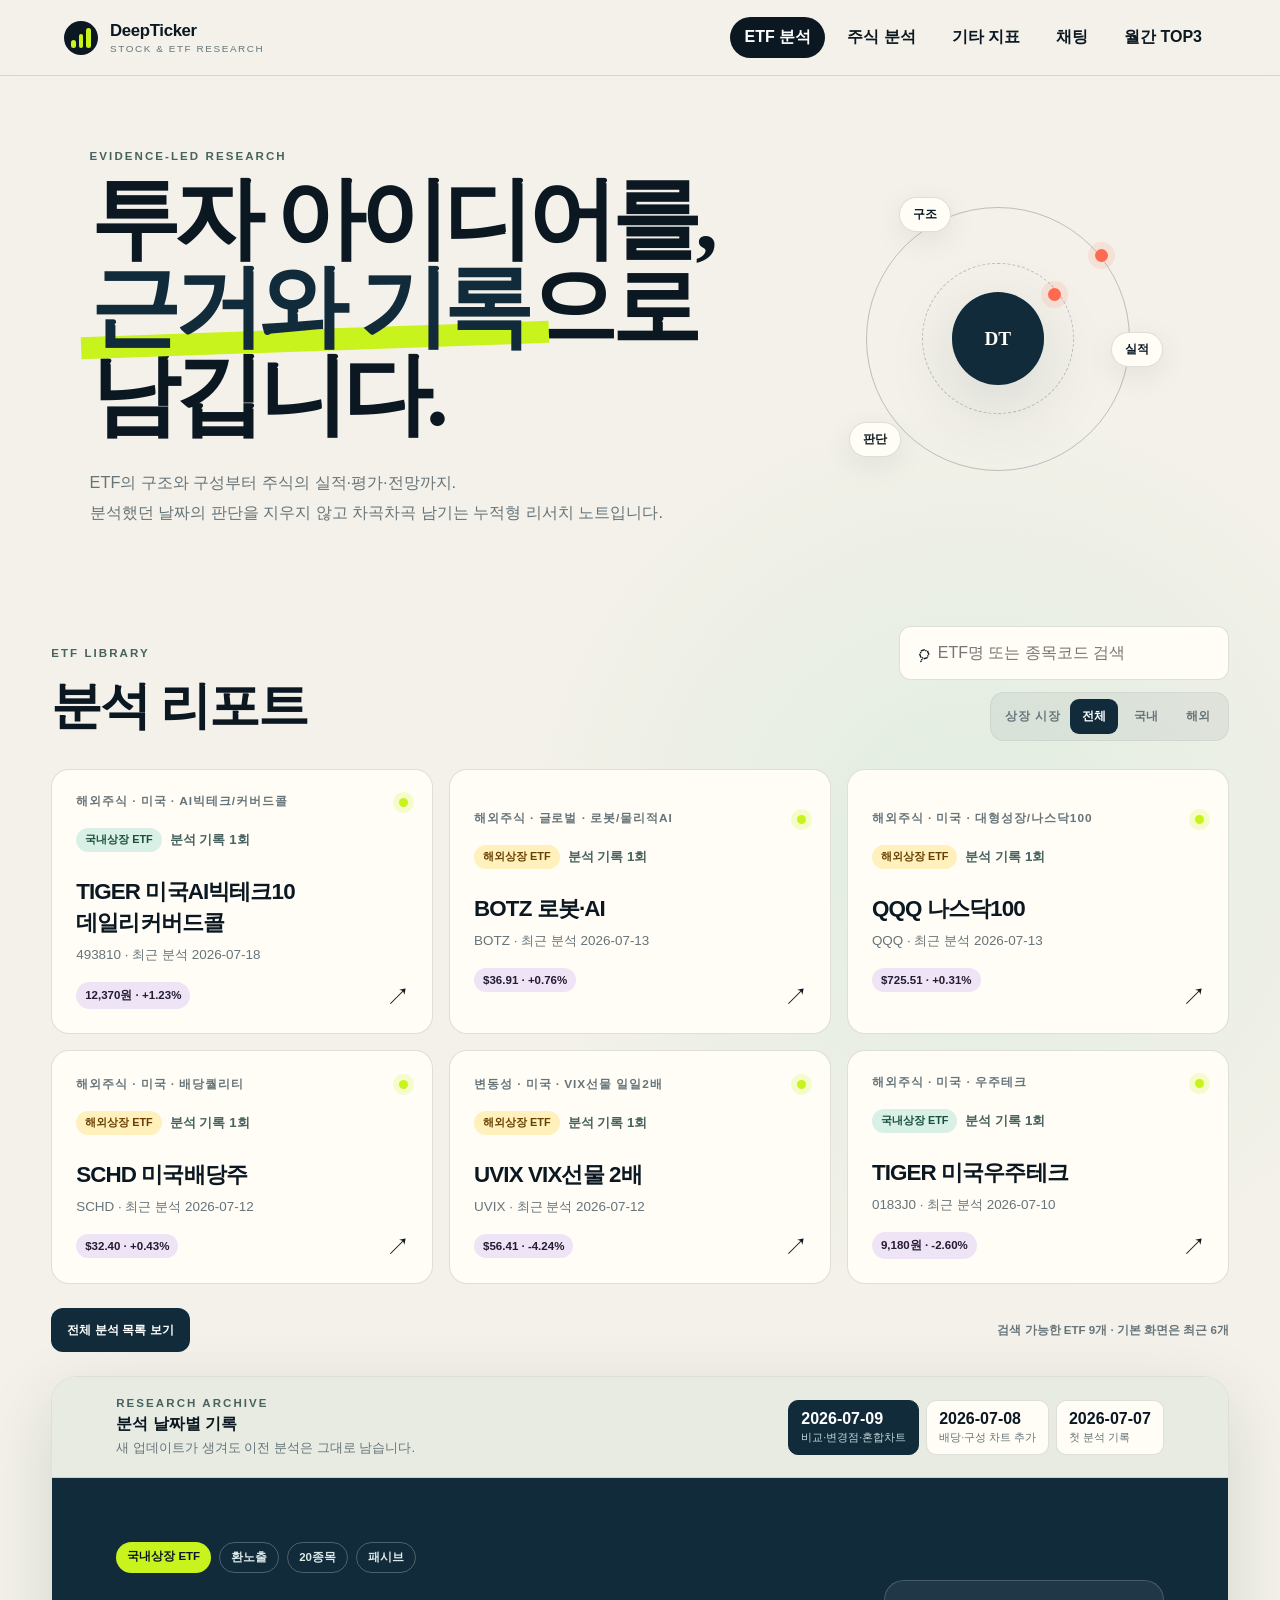
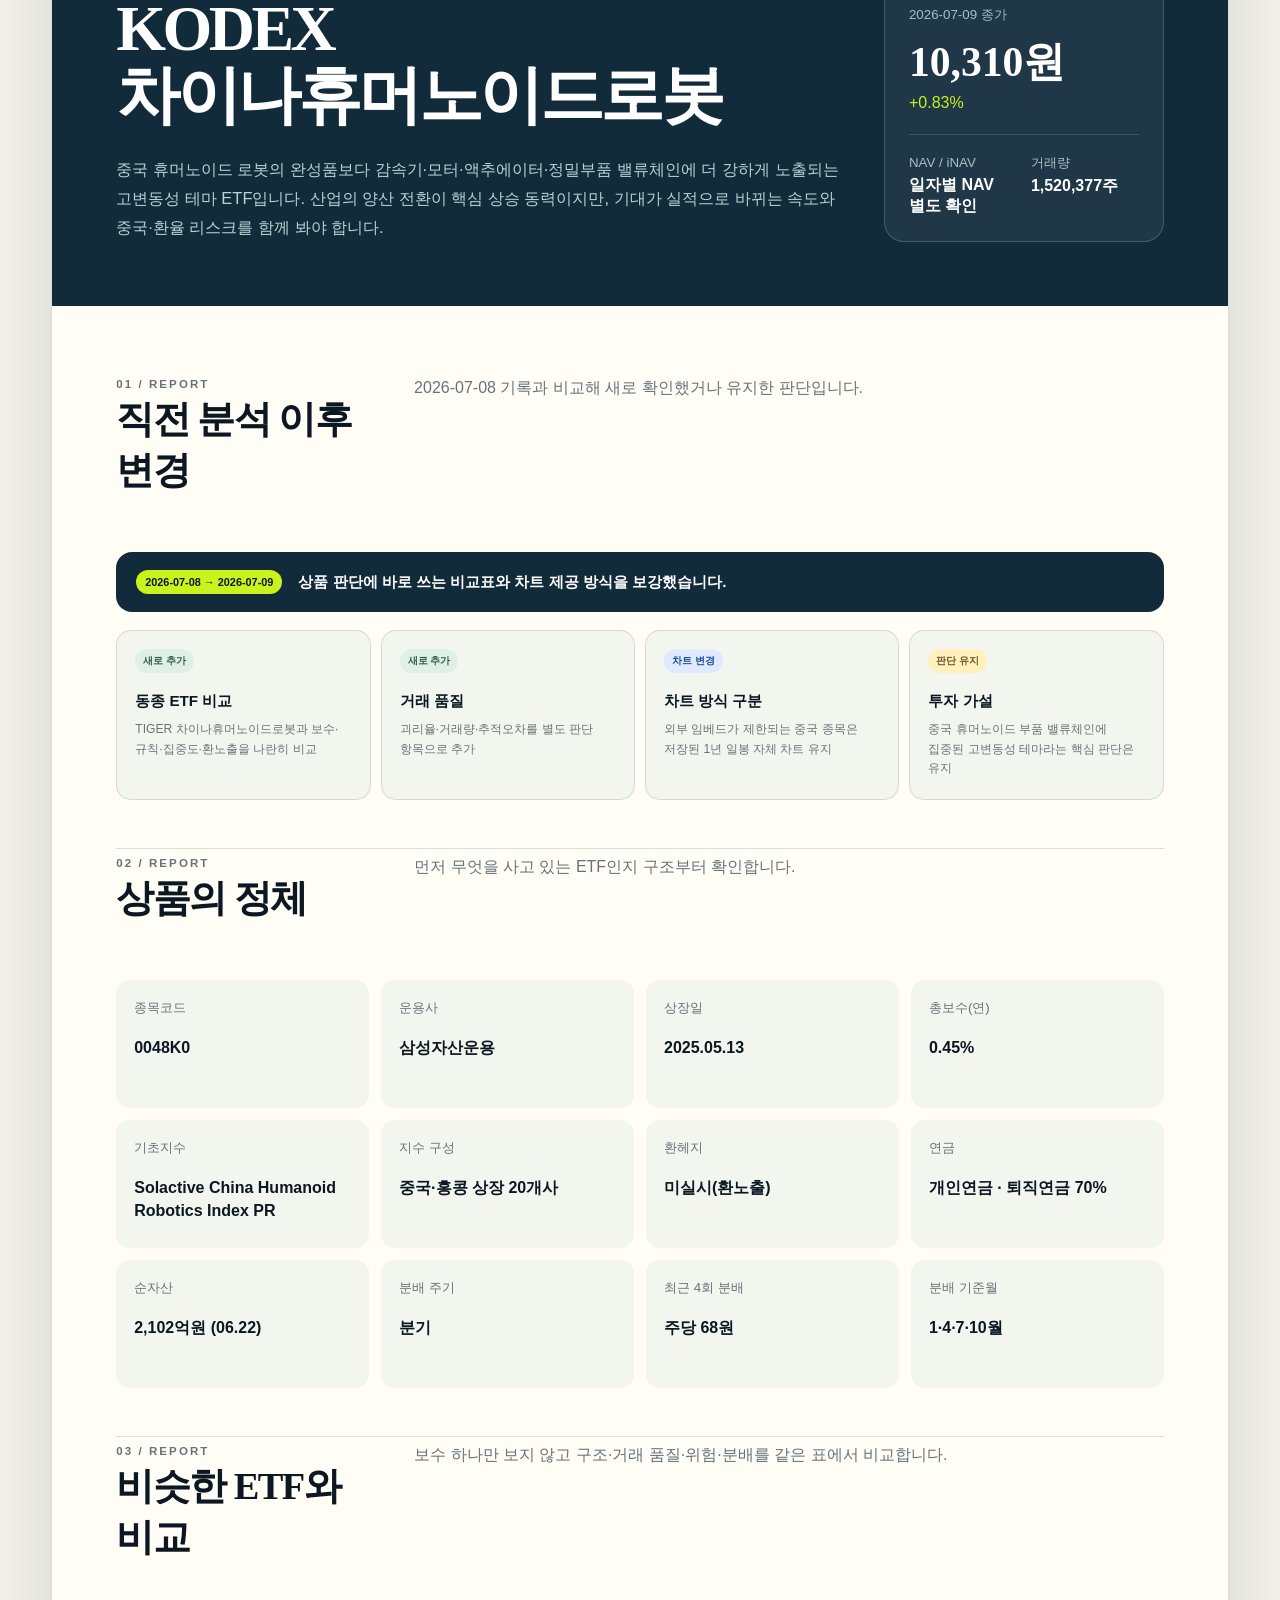
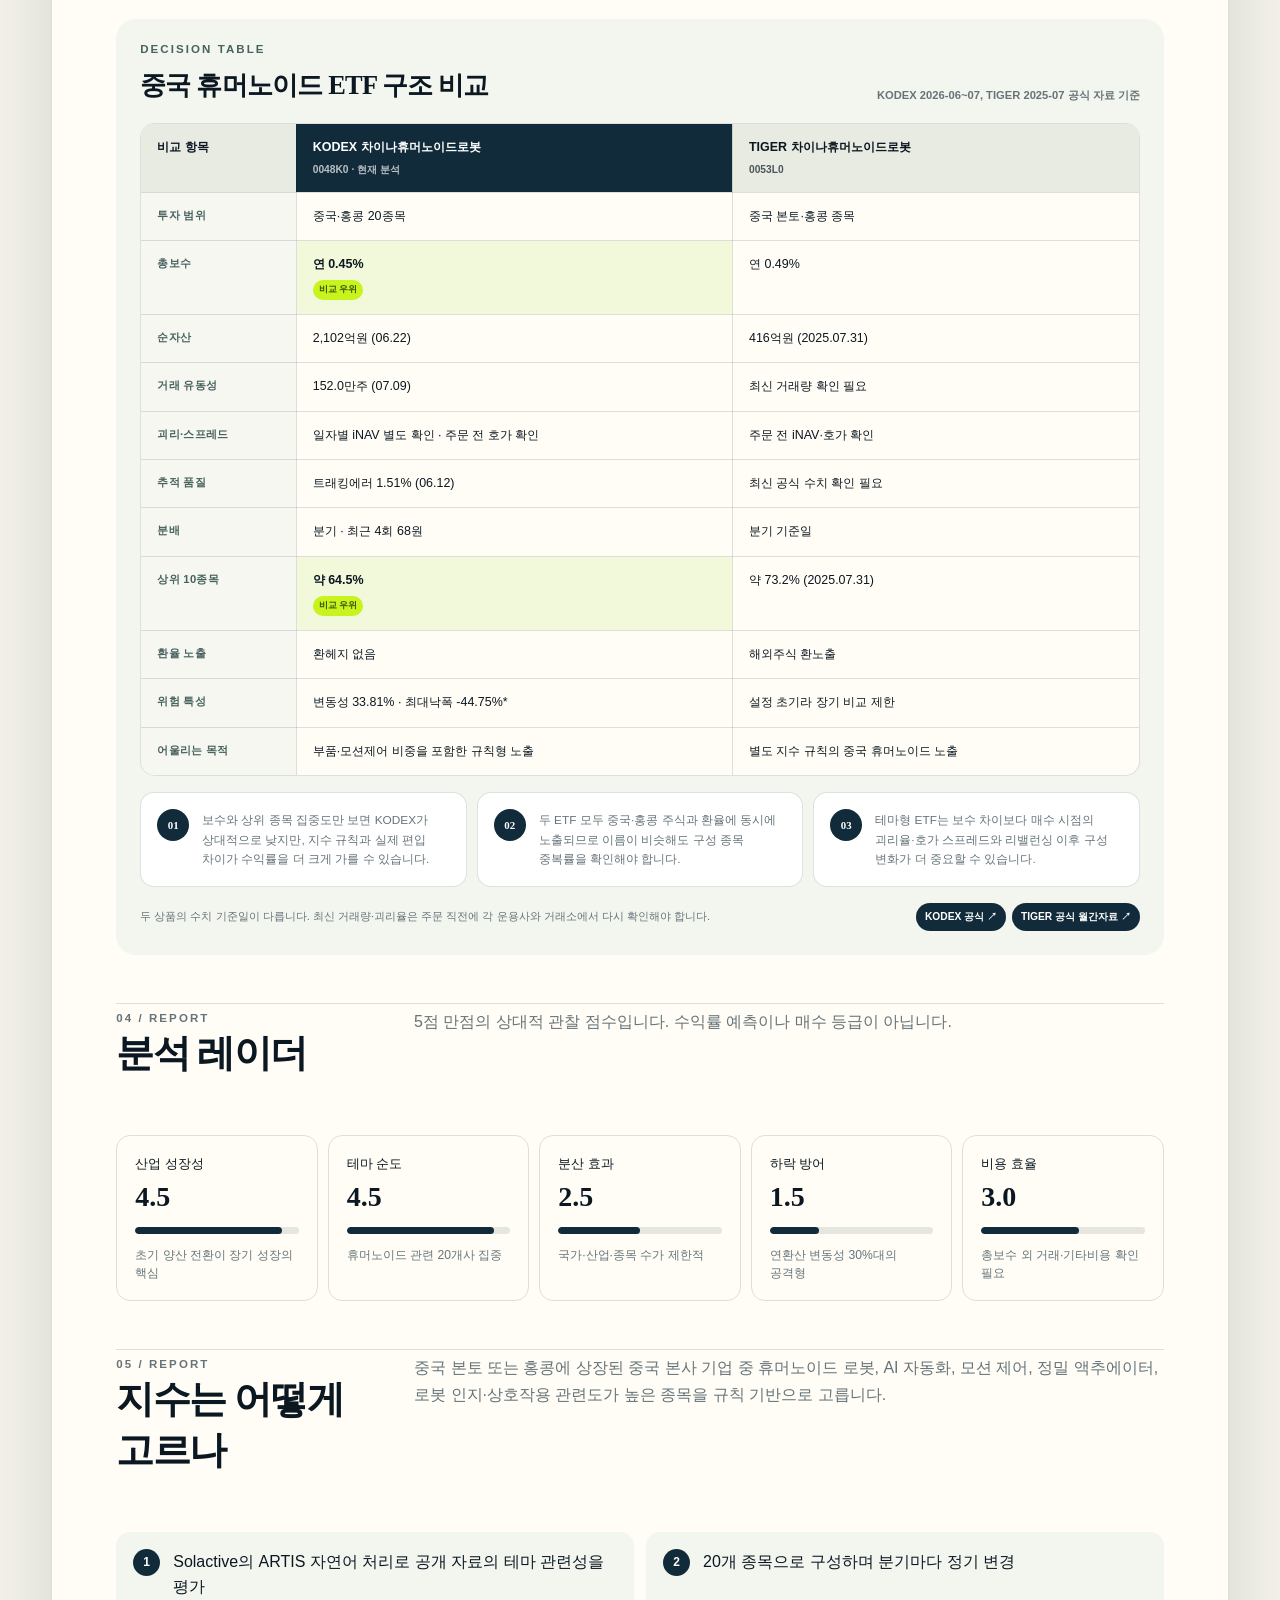
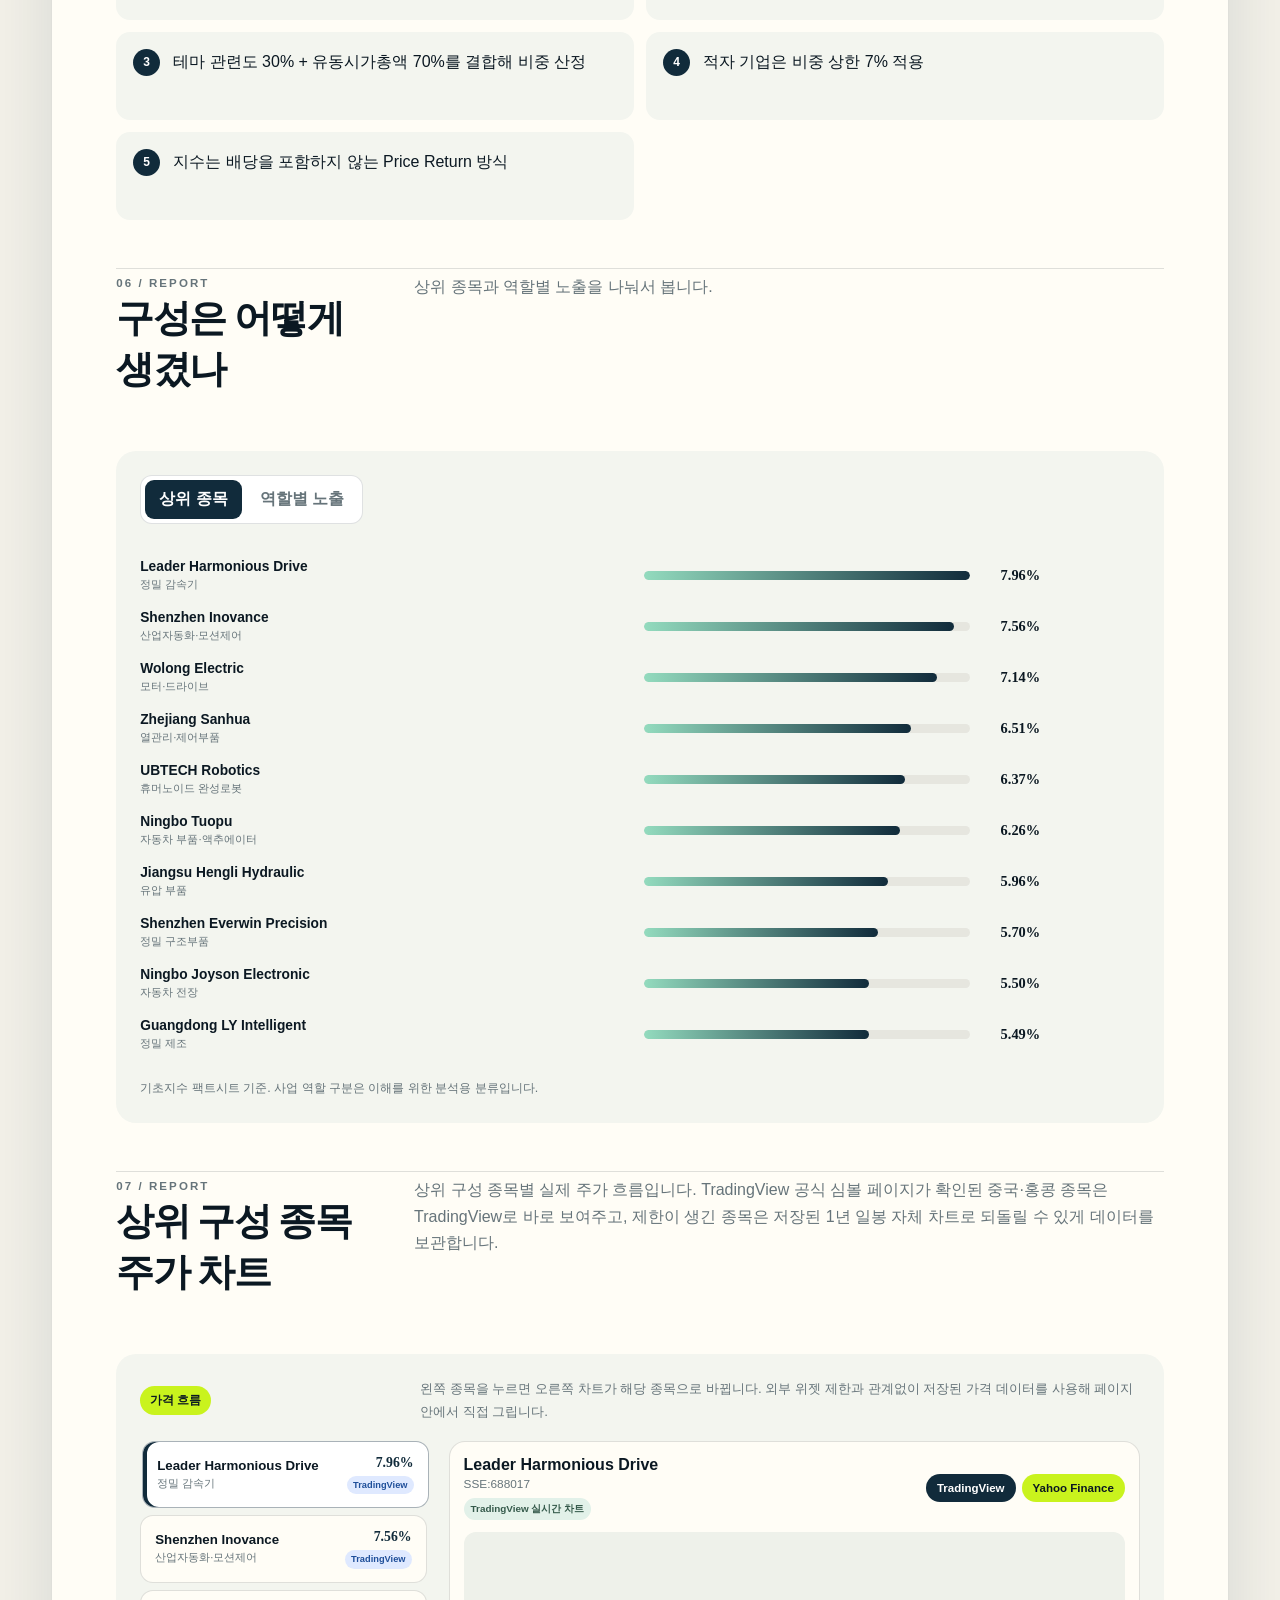
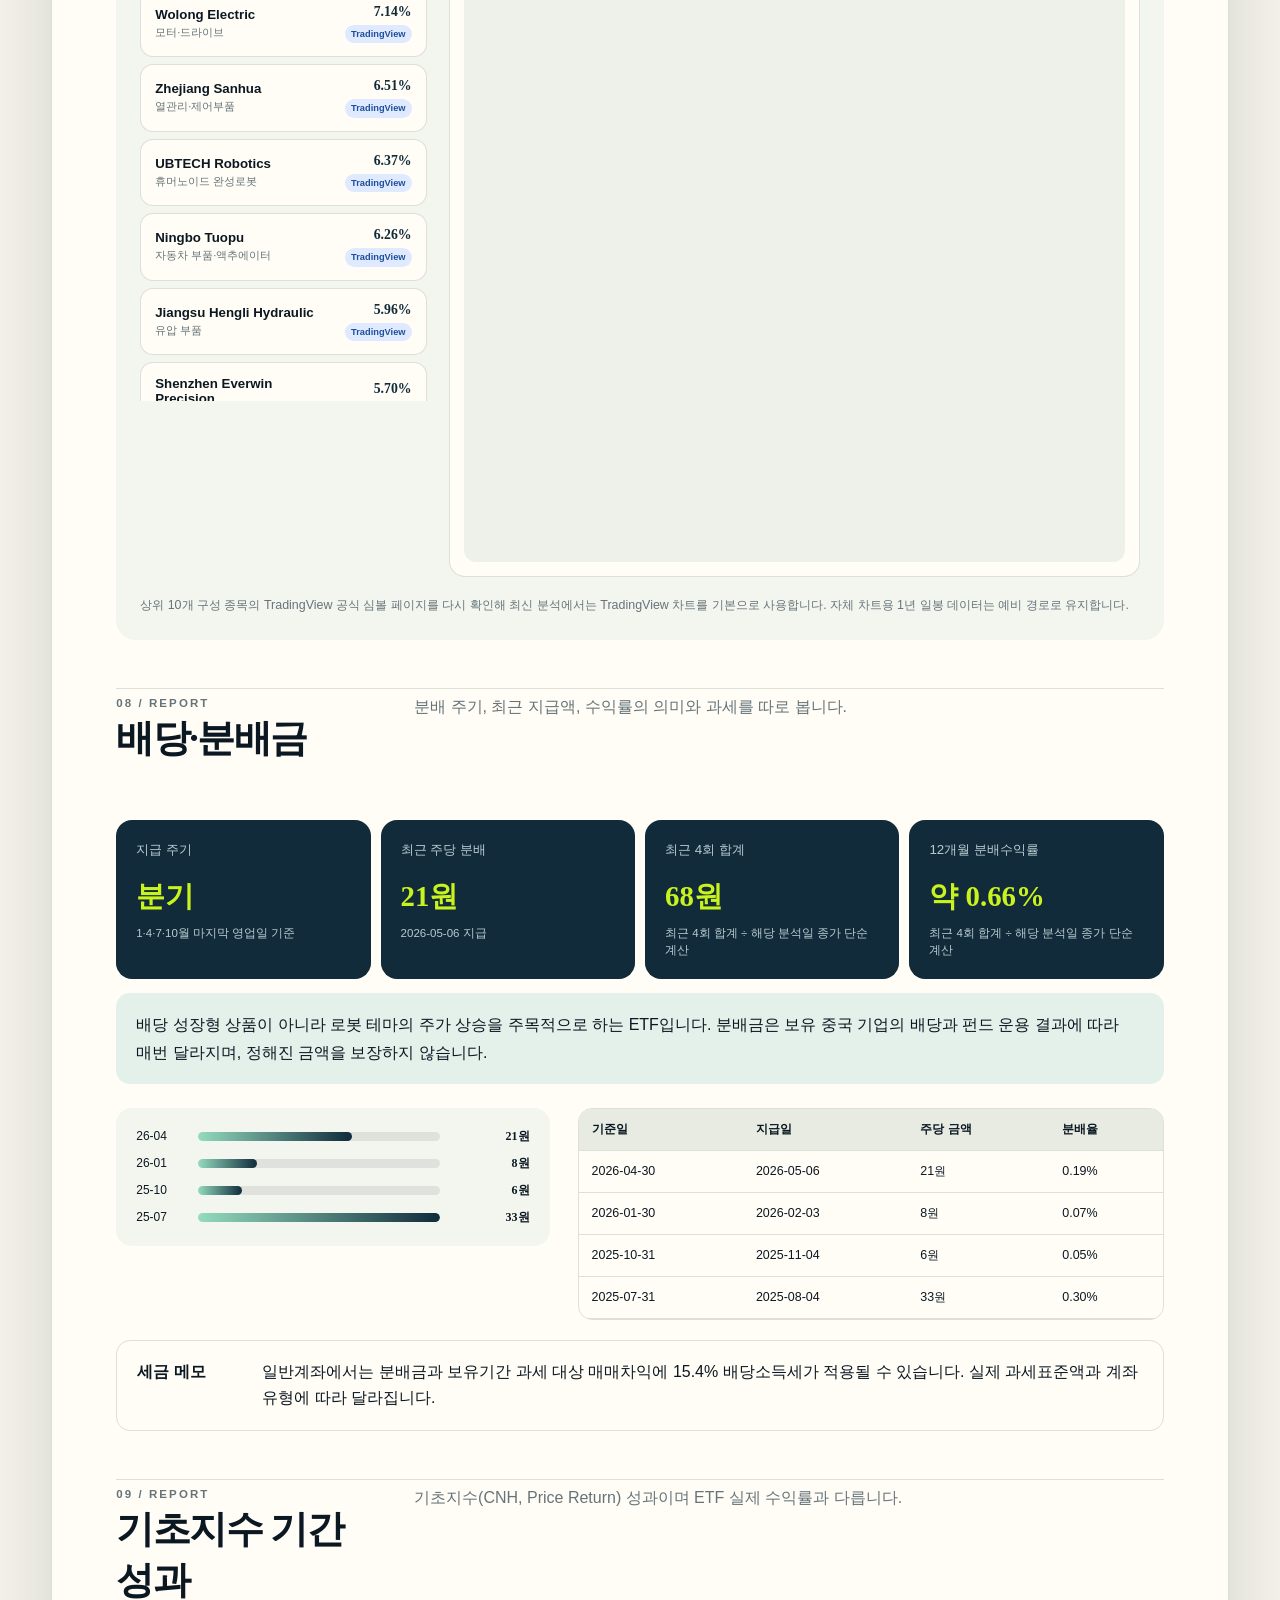
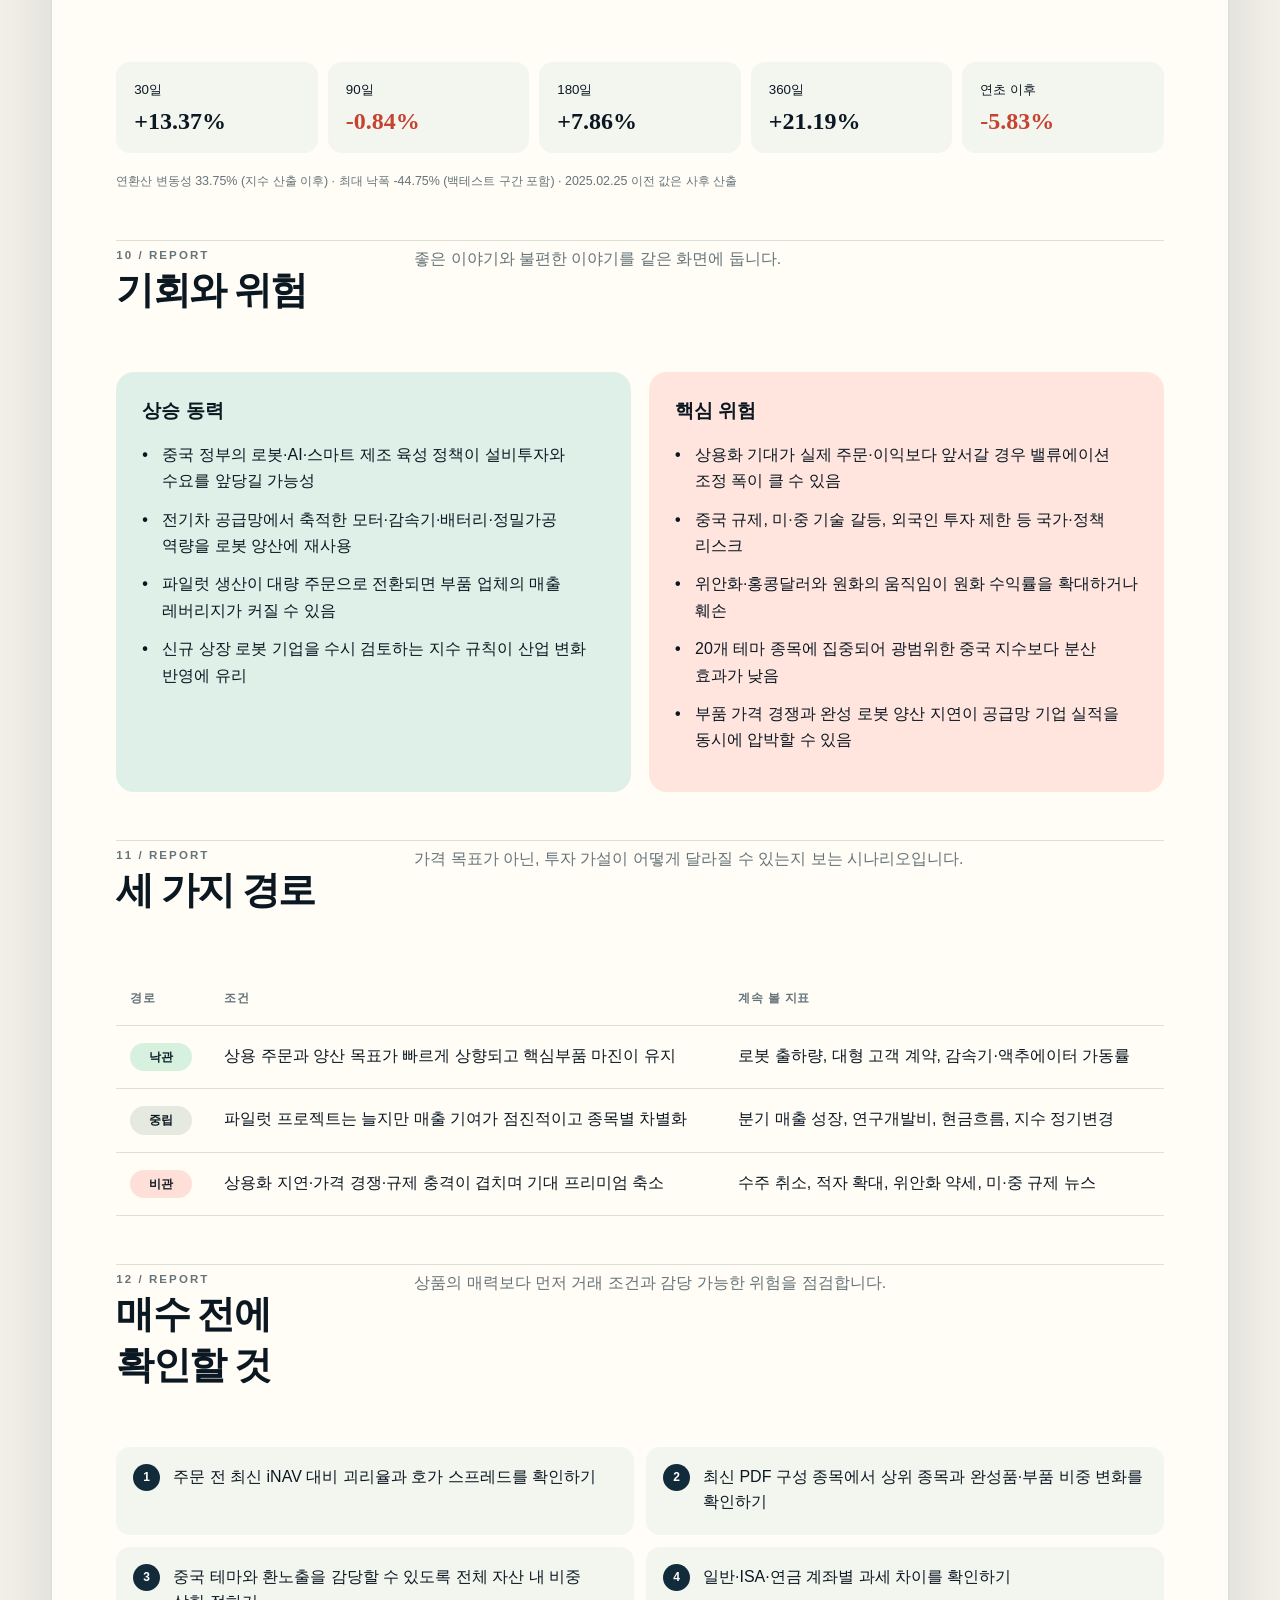
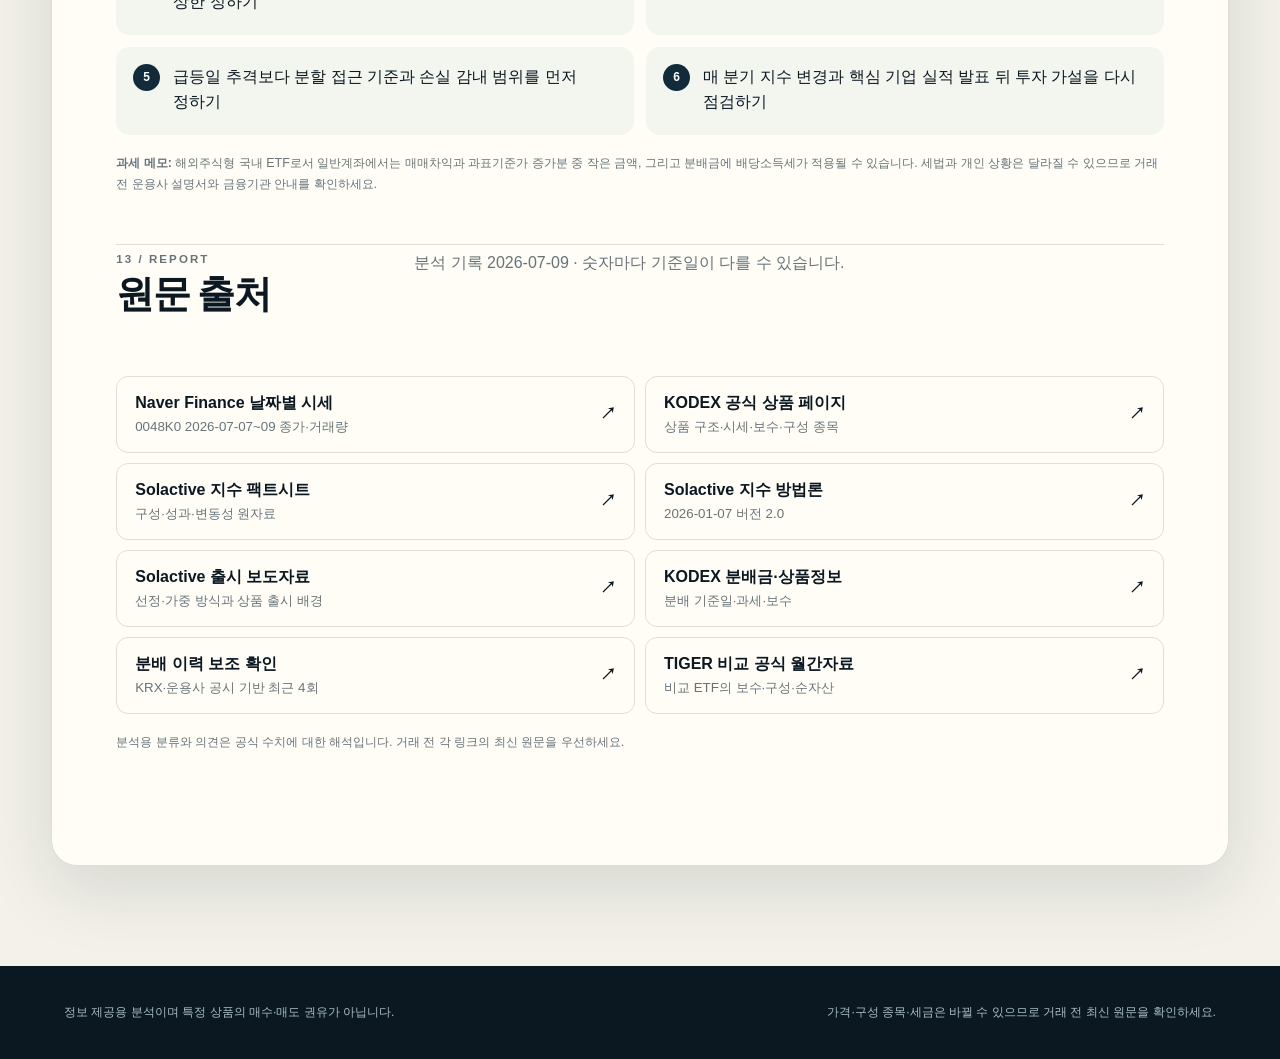
<file: index.html>
<!doctype html>
<html lang="ko">
  <head>
    <meta charset="UTF-8" />
    <meta name="viewport" content="width=device-width, initial-scale=1.0" />
    <meta
      name="description"
      content="주식과 ETF를 공식 자료 중심으로 깊이 있게 정리하는 정적 분석 리포트"
    />
    <title>DeepTicker | 주식 & ETF 분석기</title>
    <link rel="stylesheet" href="styles.css?v=20260712-top3-1" />
  </head>
  <body>
    <header class="site-header">
      <a class="brand" href="#" aria-label="DeepTicker 홈">
        <span class="brand-mark" aria-hidden="true"><i></i><i></i><i></i></span>
        <span>
          <strong>DeepTicker</strong>
          <small>STOCK & ETF RESEARCH</small>
        </span>
      </a>
      <nav class="top-nav" aria-label="주요 메뉴">
        <button class="nav-button active" data-view="etf">ETF 분석</button>
        <button class="nav-button" data-view="stock">주식 분석</button>
        <button class="nav-button" data-view="indicators">기타 지표</button>
        <button class="nav-button" data-view="chat">채팅</button>
        <button class="nav-button" data-view="top3">월간 TOP3</button>
      </nav>
    </header>

    <main>
      <section class="hero">
        <div class="hero-copy">
          <p class="eyebrow">EVIDENCE-LED RESEARCH</p>
          <h1>투자 아이디어를,<br /><em>근거와 기록</em>으로 남깁니다.</h1>
          <p>
            ETF의 구조와 구성부터 주식의 실적·평가·전망까지.<br />
            분석했던 날짜의 판단을 지우지 않고 차곡차곡 남기는 누적형 리서치 노트입니다.
          </p>
        </div>
        <div class="hero-orbit" aria-hidden="true">
          <div class="orbit-ring ring-one"></div>
          <div class="orbit-ring ring-two"></div>
          <div class="orbit-core">DT</div>
          <span class="orbit-label label-a">구조</span>
          <span class="orbit-label label-b">실적</span>
          <span class="orbit-label label-c">판단</span>
        </div>
      </section>

      <section id="etf-view" class="view-section">
        <div class="catalog-head">
          <div>
            <p class="eyebrow">ETF LIBRARY</p>
            <h2>분석 리포트</h2>
          </div>
          <div class="catalog-tools">
            <label class="search-box">
              <span aria-hidden="true">⌕</span>
              <input id="etf-search" type="search" placeholder="ETF명 또는 종목코드 검색" />
            </label>
            <div class="filter-group" aria-label="상장 시장 구분">
              <span>상장 시장</span>
              <div class="market-filters" role="group">
                <button class="market-filter active" data-market="all">전체</button>
                <button class="market-filter" data-market="kr">국내</button>
                <button class="market-filter" data-market="us">해외</button>
              </div>
            </div>
          </div>
        </div>
        <div id="etf-list" class="etf-list" aria-live="polite"></div>
        <div class="library-footer">
          <button id="etf-all-toggle" class="analysis-index-toggle" type="button" aria-expanded="false">전체 분석 목록 보기</button>
          <span id="etf-list-count" class="analysis-index-count"></span>
        </div>
        <div id="etf-all-list" class="analysis-index hidden" aria-live="polite"></div>
        <article id="etf-report" class="report" aria-live="polite"></article>
      </section>

      <section id="stock-view" class="view-section hidden">
        <div class="catalog-head stock-catalog-head">
          <div>
            <p class="eyebrow">STOCK LIBRARY</p>
            <h2>주식 분석 리포트</h2>
          </div>
          <div class="catalog-tools">
            <label class="search-box">
              <span aria-hidden="true">⌕</span>
              <input id="stock-search" type="search" placeholder="종목명 또는 티커 검색" />
            </label>
            <div class="filter-group" aria-label="주식 상장 시장 구분">
              <span>상장 시장</span>
              <div class="market-filters" role="group">
                <button class="stock-market-filter active" data-stock-market="all">전체</button>
                <button class="stock-market-filter" data-stock-market="kr">국내</button>
                <button class="stock-market-filter" data-stock-market="us">해외</button>
              </div>
            </div>
          </div>
        </div>
        <div id="stock-list" class="stock-list" aria-live="polite"></div>
        <div class="library-footer">
          <button id="stock-all-toggle" class="analysis-index-toggle" type="button" aria-expanded="false">전체 분석 목록 보기</button>
          <span id="stock-list-count" class="analysis-index-count"></span>
        </div>
        <div id="stock-all-list" class="analysis-index hidden" aria-live="polite"></div>
        <article id="stock-report" class="report stock-report" aria-live="polite"></article>
      </section>

      <section id="indicators-view" class="view-section hidden">
        <div class="catalog-head indicator-catalog-head">
          <div>
            <p class="eyebrow">MACRO BOARD</p>
            <h2>기타 지표 대시보드</h2>
          </div>
          <div class="indicator-source-links">
            <a href="https://www.investing.com/economic-calendar/" target="_blank" rel="noreferrer">Investing 캘린더</a>
            <a href="https://www.cmegroup.com/markets/interest-rates/cme-fedwatch-tool.html" target="_blank" rel="noreferrer">CME FedWatch</a>
          </div>
        </div>
        <div class="indicator-intro">
          <strong>ETF·주식 보기 전에 거시 환경을 먼저 봅니다.</strong>
          <p>고중요 경제 이벤트, 환율·원자재·코인 차트, 다음 FOMC 확률을 한 화면에 모았습니다. 차트는 TradingView 표시 가능 심볼을 우선 사용합니다.</p>
        </div>
        <article id="indicators-root" class="report indicator-report" aria-live="polite"></article>
      </section>

      <section id="chat-view" class="view-section hidden">
        <div class="catalog-head chat-catalog-head">
          <div>
            <p class="eyebrow">REQUEST BOARD</p>
            <h2>분석 요청 댓글함</h2>
          </div>
          <div class="chat-status-pill" id="chat-status-pill">연결 확인 중</div>
        </div>
        <div class="chat-intro">
          <strong>분석해줬으면 하는 ETF나 주식을 편하게 남겨주세요.</strong>
          <p>실시간 채팅방이 아니라 분석 요청을 모아두는 익명 댓글함입니다. 댓글마다 새 랜덤 익명 이름이 붙고, 운영자가 부적절한 요청은 숨기거나 삭제할 수 있습니다. 요청은 일주일이 지나면 자동으로 사라집니다.</p>
        </div>
        <article id="chat-root" class="report chat-report" aria-live="polite"></article>
      </section>

      <section id="top3-view" class="view-section hidden">
        <div class="catalog-head top3-catalog-head">
          <div>
            <p class="eyebrow">MONTHLY SCOREBOARD</p>
            <h2>월간 평가 TOP 3</h2>
          </div>
        </div>
        <div class="top3-intro">
          <strong>한 달의 판단을 순위와 결과로 남깁니다.</strong>
          <p>같은 종목을 한 달에 여러 번 분석하면 그달의 가장 최신 평가만 사용합니다. 수익률은 분석 당시 저장가격과 최신 저장가격을 비교한 주가 수익률이며 환율·세금은 포함하지 않습니다.</p>
        </div>
        <article id="top3-root" class="report top3-report" aria-live="polite"></article>
      </section>
    </main>

    <footer>
      <p>정보 제공용 분석이며 특정 상품의 매수·매도 권유가 아닙니다.</p>
      <p>가격·구성 종목·세금은 바뀔 수 있으므로 거래 전 최신 원문을 확인하세요.</p>
    </footer>

    <script src="data/etfs/kodex-china-humanoid.js?v=20260711-split-1"></script>
    <script src="data/etfs/tlt.js?v=20260711-split-1"></script>
    <script src="data/etfs/tiger-us-dividend-dow.js?v=20260711-chart-fallback-1"></script>
    <script src="data/etfs/tiger-us-space-tech.js?v=20260711-tradingview-fallback-1"></script>
    <script src="data/etfs/tiger-us-ai-bigtech10-target-daily-covered-call.js?v=20260718-analysis-1"></script>
    <script src="data/etfs/schd.js?v=20260712-analysis-1"></script>
    <script src="data/etfs/uvix.js?v=20260712-analysis-1"></script>
    <script src="data/etfs/botz.js?v=20260713-analysis-1"></script>
    <script src="data/etfs/qqq.js?v=20260713-analysis-1"></script>
    <script src="data/etfs.js?v=20260718-ai-bigtech10-cc-1"></script>
    <script src="data/market-history.js?v=20260710-chart-fallback-1"></script>
    <script src="data/market-history-overrides.js?v=20260718-493810-1"></script>
    <script src="data/indicator-history.js?v=20260710-indicators-2"></script>
    <script src="data/stocks/shared.js?v=20260711-split-1"></script>
    <script src="data/stocks/meta.js?v=20260712-user-rating-1"></script>
    <script src="data/stocks/microsoft.js?v=20260719-user-rating-1"></script>
    <script src="data/stocks/broadcom.js?v=20260715-analysis-1"></script>
    <script src="data/stocks/lg-energy-solution.js?v=20260712-user-rating-1"></script>
    <script src="data/stocks/next-era-energy.js?v=20260712-analysis-1"></script>
    <script src="data/stocks/paradise.js?v=20260712-analysis-1"></script>
    <script src="data/stocks/hyundai-engineering-construction.js?v=20260712-analysis-1"></script>
    <script src="data/stocks/jyp-entertainment.js?v=20260721-yahoo-symbol-1"></script>
    <script src="data/stocks/hyundai-motor.js?v=20260720-user-score-1"></script>
    <script src="data/stocks.js?v=20260717-jyp-hyundai-1"></script>
    <script src="data/stock-price-history.js?v=top3-20261128-1216"></script>
    <script src="data/indicators.js?v=indicators-e713bbce3c39"></script>
    <script src="data/request-board-config.js?v=20260711-chat-2"></script>
    <script src="app.js?v=20260717-krx-fallback-1"></script>
    <script src="stocks.js?v=20260712-multi-horizon-1"></script>
    <script src="rankings.js?v=20260715-positive-price-1"></script>
    <script src="indicators.js?v=20260711-chart-fail-closed-1"></script>
    <script src="requests.js?v=20260711-chat-2"></script>
  </body>
</html>
</file>
<file: styles.css>
:root {
  --ink: #0b1822;
  --navy: #112b3b;
  --paper: #f3f1e9;
  --paper-strong: #fffdf6;
  --lime: #c9f31d;
  --mint: #93dbbe;
  --coral: #ff6b52;
  --muted: #66747a;
  --line: rgba(11, 24, 34, 0.13);
  --shadow: 0 22px 70px rgba(16, 40, 54, 0.13);
}

* { box-sizing: border-box; }
html { scroll-behavior: smooth; }
body {
  margin: 0;
  color: var(--ink);
  background:
    radial-gradient(circle at 76% 8%, rgba(147, 219, 190, 0.2), transparent 28rem),
    var(--paper);
  font-family: "Pretendard", "Noto Sans KR", "Malgun Gothic", sans-serif;
  word-break: keep-all;
}
button, input, select, textarea { font: inherit; }
button { color: inherit; }
a { color: inherit; }

.site-header {
  position: sticky;
  top: 0;
  z-index: 20;
  display: flex;
  align-items: center;
  justify-content: space-between;
  min-height: 76px;
  padding: 0 5vw;
  background: rgba(243, 241, 233, 0.86);
  border-bottom: 1px solid var(--line);
  backdrop-filter: blur(18px);
}
.brand { display: flex; gap: 12px; align-items: center; text-decoration: none; }
.brand strong { display: block; font-size: 1.05rem; letter-spacing: -0.02em; }
.brand small { display: block; margin-top: 2px; color: var(--muted); font-size: 0.62rem; letter-spacing: 0.16em; }
.brand-mark { display: flex; gap: 3px; align-items: end; width: 34px; height: 34px; padding: 7px; background: var(--ink); border-radius: 50%; }
.brand-mark i { display: block; width: 5px; background: var(--lime); border-radius: 3px; }
.brand-mark i:nth-child(1) { height: 8px; }
.brand-mark i:nth-child(2) { height: 14px; }
.brand-mark i:nth-child(3) { height: 20px; }
.top-nav { display: flex; gap: 8px; }
.nav-button { border: 0; background: transparent; padding: 10px 14px; border-radius: 999px; cursor: pointer; font-weight: 800; }
.nav-button span { margin-left: 4px; color: var(--muted); font-size: 0.68rem; }
.nav-button.active { background: var(--ink); color: white; }
.nav-button.active span { color: var(--lime); }

main { width: min(1280px, 92vw); margin: 0 auto; }
.hero { position: relative; display: grid; grid-template-columns: 1.3fr 0.7fr; min-height: 500px; align-items: center; padding: 74px 3vw 54px; overflow: hidden; }
.eyebrow { margin: 0 0 13px; color: #47625f; font-size: 0.72rem; font-weight: 900; letter-spacing: 0.18em; }
.hero h1 { max-width: 780px; margin: 0; font-family: Georgia, "Nanum Myeongjo", serif; font-size: clamp(3.2rem, 7vw, 6.7rem); line-height: 0.98; letter-spacing: -0.065em; }
.hero h1 em { position: relative; color: var(--navy); font-style: normal; z-index: 1; }
.hero h1 em::after { content: ""; position: absolute; left: -2%; right: -5%; bottom: 5%; height: 22%; background: var(--lime); z-index: -1; transform: rotate(-2deg); }
.hero-copy > p:last-child { margin: 30px 0 0; color: var(--muted); font-size: 1.02rem; line-height: 1.8; }
.hero-orbit { position: relative; justify-self: center; width: 330px; aspect-ratio: 1; }
.orbit-ring { position: absolute; inset: 10%; border: 1px solid rgba(17, 43, 59, 0.25); border-radius: 50%; }
.ring-two { inset: 27%; border-style: dashed; }
.orbit-ring::after { content: ""; position: absolute; width: 13px; height: 13px; top: 16%; right: 8%; background: var(--coral); border-radius: 50%; box-shadow: 0 0 0 7px rgba(255, 107, 82, 0.12); }
.orbit-core { position: absolute; inset: 36%; display: grid; place-items: center; color: var(--paper-strong); background: var(--navy); border-radius: 50%; font: 900 1.2rem/1 Georgia, serif; box-shadow: var(--shadow); }
.orbit-label { position: absolute; padding: 8px 13px; background: var(--paper-strong); border: 1px solid var(--line); border-radius: 999px; font-size: 0.75rem; font-weight: 800; box-shadow: 0 8px 30px rgba(11, 24, 34, 0.08); }
.label-a { top: 7%; left: 20%; }.label-b { right: 0; top: 48%; }.label-c { left: 5%; bottom: 14%; }

.view-section { padding: 45px 0 100px; }
.hidden { display: none !important; }
.catalog-head { display: flex; align-items: end; justify-content: space-between; gap: 24px; margin-bottom: 28px; }
.catalog-head h2, .coming-soon h2 { margin: 0; font-family: Georgia, "Nanum Myeongjo", serif; font-size: clamp(2.2rem, 4vw, 3.6rem); letter-spacing: -0.04em; }
.catalog-tools { display: flex; align-items: center; justify-content: flex-end; gap: 12px; flex-wrap: wrap; }
.filter-group { display: flex; align-items: center; gap: 9px; padding: 6px; background: rgba(17, 43, 59, 0.06); border: 1px solid rgba(17, 43, 59, 0.06); border-radius: 14px; }
.filter-group > span { padding-left: 8px; color: var(--muted); font-size: 0.72rem; font-weight: 900; letter-spacing: 0.08em; white-space: nowrap; }
.market-filters { display: flex; gap: 4px; }
.market-filter, .stock-market-filter { padding: 9px 12px; border: 0; border-radius: 9px; background: transparent; color: var(--muted); cursor: pointer; font-size: 0.78rem; font-weight: 900; }
.market-filter.active, .stock-market-filter.active { color: white; background: var(--navy); }
.search-box { display: flex; align-items: center; gap: 8px; min-width: min(330px, 100%); padding: 13px 17px; background: var(--paper-strong); border: 1px solid var(--line); border-radius: 12px; }
.search-box span { font-size: 1.4rem; transform: rotate(-20deg); }
.search-box input { width: 100%; border: 0; outline: 0; background: transparent; }
.etf-list { display: grid; grid-template-columns: repeat(3, 1fr); gap: 16px; margin-bottom: 34px; }
.etf-card { position: relative; min-height: 205px; padding: 24px; overflow: hidden; text-align: left; border: 1px solid var(--line); border-radius: 18px; background: var(--paper-strong); cursor: pointer; transition: transform 0.2s ease, box-shadow 0.2s ease; }
.etf-card:hover, .etf-card.active { transform: translateY(-4px); box-shadow: var(--shadow); }
.etf-card.active { border-color: var(--navy); }
.card-kicker { display: flex; align-items: center; justify-content: space-between; color: var(--muted); font-size: 0.74rem; font-weight: 800; letter-spacing: 0.08em; }
.card-dot { width: 9px; height: 9px; background: var(--lime); border-radius: 50%; box-shadow: 0 0 0 6px rgba(201, 243, 29, 0.2); }
.card-meta-row { display: flex; align-items: center; gap: 8px; flex-wrap: wrap; margin-top: 18px; }
.etf-card h3 { max-width: 90%; margin: 24px 0 8px; font-size: 1.4rem; letter-spacing: -0.04em; }
.etf-card p { margin: 0; color: var(--muted); font-size: 0.84rem; }
.listing-badge { display: inline-flex; align-items: center; padding: 5px 9px; border-radius: 999px; font-size: 0.68rem; font-weight: 900; }
.listing-badge.kr { color: #174f3b; background: #d9f0e6; }
.listing-badge.us { color: #664000; background: #fff0bc; }
.archive-count { color: #47625f; font-weight: 800; }
.etf-card::after { content: "↗"; position: absolute; right: 22px; bottom: 20px; font-size: 1.5rem; }
.empty-state { grid-column: 1 / -1; padding: 40px; text-align: center; color: var(--muted); border: 1px dashed var(--line); border-radius: 18px; }

.report { overflow: hidden; scroll-margin-top: 90px; background: var(--paper-strong); border: 1px solid var(--line); border-radius: 26px; box-shadow: var(--shadow); }
.history-strip { display: flex; align-items: center; justify-content: space-between; gap: 25px; padding: 20px clamp(25px, 5vw, 64px); background: #e8ebe2; border-bottom: 1px solid var(--line); }
.history-strip .eyebrow { margin-bottom: 5px; }
.history-strip > div:first-child > strong { display: block; }
.history-strip > div:first-child > small { display: block; margin-top: 4px; color: var(--muted); }
.history-dates { display: flex; gap: 7px; flex-wrap: wrap; justify-content: flex-end; }
.history-date { padding: 9px 12px; text-align: left; border: 1px solid var(--line); border-radius: 10px; background: var(--paper-strong); cursor: pointer; }
.history-date b, .history-date small { display: block; }
.history-date small { margin-top: 3px; color: var(--muted); font-size: 0.66rem; }
.history-date.active { color: white; background: var(--navy); border-color: var(--navy); }
.history-date.active small { color: #c6d8d8; }
.report-hero { display: grid; grid-template-columns: 1.45fr 0.55fr; gap: 30px; padding: clamp(30px, 5vw, 66px); color: white; background: var(--navy); }
.report-hero.us-market { background: linear-gradient(135deg, #102838 0%, #173e51 55%, #28566c 100%); }
.report-badges { display: flex; flex-wrap: wrap; gap: 8px; margin-bottom: 22px; }
.badge { padding: 7px 11px; border: 1px solid rgba(255,255,255,0.25); border-radius: 999px; color: #dce9e8; font-size: 0.72rem; font-weight: 800; }
.badge.accent { border: 0; color: var(--ink); background: var(--lime); }
.report-hero h2 { max-width: 760px; margin: 0; font-family: Georgia, "Nanum Myeongjo", serif; font-size: clamp(2.5rem, 5vw, 5.3rem); line-height: 1.05; letter-spacing: -0.055em; }
.report-thesis { max-width: 770px; margin: 26px 0 0; color: #bcd0d2; font-size: 1.03rem; line-height: 1.75; }
.official-name { margin: 11px 0 0; color: var(--lime); font-size: 0.8rem; font-weight: 800; letter-spacing: 0.03em; }
.quote-panel { align-self: end; padding: 24px; border: 1px solid rgba(255,255,255,0.18); border-radius: 20px; background: rgba(255,255,255,0.06); }
.quote-panel small { color: #a9c0c4; }
.quote-price { display: block; margin: 10px 0 4px; font-family: Georgia, serif; font-size: 2.6rem; }
.quote-change.down { color: #ff9684; }.quote-change.up { color: var(--lime); }.quote-change.flat { color: #bcd0d2; font-size: 0.78rem; }
.quote-meta { display: grid; grid-template-columns: 1fr 1fr; gap: 14px; margin-top: 22px; padding-top: 18px; border-top: 1px solid rgba(255,255,255,0.15); }
.quote-meta strong { display: block; margin-top: 4px; }

.report-body { padding: clamp(28px, 5vw, 64px); }
.report-section { padding: 28px 0 48px; border-bottom: 1px solid var(--line); }
.report-section:last-child { border-bottom: 0; }
.section-head { display: grid; grid-template-columns: 0.36fr 1fr; gap: 28px; margin-bottom: 28px; }
.section-head h3 { margin: 0; font-family: Georgia, "Nanum Myeongjo", serif; font-size: clamp(1.7rem, 3vw, 2.7rem); letter-spacing: -0.04em; }
.section-head p { margin: 5px 0 0; color: var(--muted); line-height: 1.65; }
.fact-grid { display: grid; grid-template-columns: repeat(4, 1fr); gap: 12px; }
.fact { min-height: 128px; padding: 18px; background: #f3f5ef; border-radius: 14px; }
.fact small { color: var(--muted); }
.fact strong { display: block; margin-top: 20px; font-size: 1rem; line-height: 1.4; }

.score-grid { display: grid; grid-template-columns: repeat(5, 1fr); gap: 10px; }
.score-card { padding: 18px; border: 1px solid var(--line); border-radius: 14px; }
.score-card strong { display: block; margin: 8px 0 14px; font: 700 1.75rem Georgia, serif; }
.meter { height: 7px; overflow: hidden; background: #e5e6df; border-radius: 999px; }
.meter i { display: block; height: 100%; background: var(--navy); border-radius: 999px; }
.score-card p { margin: 12px 0 0; color: var(--muted); font-size: 0.76rem; line-height: 1.5; }

.holdings-layout { display: grid; grid-template-columns: 1fr 0.43fr; gap: 34px; }
.holding-row { display: grid; grid-template-columns: 1.5fr 1fr 56px; align-items: center; gap: 14px; padding: 9px 0; }
.holding-row b { font-size: 0.86rem; }
.holding-row small { display: block; margin-top: 3px; color: var(--muted); font-weight: 500; }
.bar-track { height: 9px; background: #e6e6df; border-radius: 99px; overflow: hidden; }
.bar-track i { display: block; height: 100%; background: linear-gradient(90deg, var(--mint), var(--navy)); border-radius: 99px; }
.holding-row > span { text-align: right; font: 700 0.9rem Georgia, serif; }
.chart-shell { padding: 24px; background: #f3f5ef; border-radius: 20px; }
.chart-tabs { display: inline-flex; gap: 4px; padding: 4px; margin-bottom: 26px; background: white; border: 1px solid var(--line); border-radius: 12px; }
.chart-tab { padding: 9px 14px; border: 0; border-radius: 9px; color: var(--muted); background: transparent; cursor: pointer; font-weight: 900; }
.chart-tab.active { color: white; background: var(--navy); }
.chart-panel { display: none; min-height: 270px; }
.chart-panel.active { display: block; }
.composition-bars { max-width: 900px; }
.donut-layout { display: grid; grid-template-columns: 300px 1fr; align-items: center; gap: clamp(25px, 6vw, 80px); padding: 12px 2vw 25px; }
.donut-chart { position: relative; width: min(270px, 65vw); aspect-ratio: 1; border-radius: 50%; box-shadow: inset 0 0 0 1px rgba(11,24,34,.08); }
.donut-chart::after { content: ""; position: absolute; inset: 26%; background: var(--paper-strong); border-radius: 50%; box-shadow: 0 8px 30px rgba(11,24,34,.08); }
.donut-chart span { position: absolute; inset: 31%; z-index: 1; display: grid; place-content: center; text-align: center; }
.donut-chart span b { font: 700 2.1rem Georgia, serif; }
.donut-chart span small { margin-top: 4px; color: var(--muted); }
.donut-legend { display: grid; gap: 12px; }
.donut-legend > div { display: grid; grid-template-columns: 14px 1fr auto; align-items: center; gap: 10px; padding: 11px 0; border-bottom: 1px solid var(--line); }
.donut-legend i { width: 12px; height: 12px; border-radius: 3px; }
.donut-legend b { font-family: Georgia, serif; }
.security-chart-shell { padding: 24px; background: #f3f5ef; border-radius: 20px; }
.security-chart-copy { display: flex; align-items: center; justify-content: space-between; gap: 18px; margin-bottom: 18px; }
.security-chart-copy strong { padding: 7px 10px; color: var(--ink); background: var(--lime); border-radius: 999px; font-size: .72rem; }
.security-chart-copy p { max-width: 720px; margin: 0; color: var(--muted); font-size: .84rem; line-height: 1.65; }
.security-chart-layout { display: grid; grid-template-columns: minmax(250px, .42fr) 1fr; gap: 18px; align-items: stretch; }
.security-list { display: grid; gap: 7px; align-content: start; max-height: 560px; overflow: auto; padding-right: 4px; }
.security-item { display: flex; align-items: center; justify-content: space-between; gap: 14px; padding: 13px 14px; text-align: left; border: 1px solid var(--line); border-radius: 13px; background: var(--paper-strong); cursor: pointer; transition: border-color .15s ease, transform .15s ease, background .15s ease; }
.security-item:hover, .security-item.active { transform: translateX(2px); border-color: rgba(17,43,59,.36); background: white; }
.security-item.active { box-shadow: inset 4px 0 0 var(--navy); }
.security-item b, .security-item small { display: block; }
.security-item b { font-size: .83rem; }
.security-item small { margin-top: 3px; color: var(--muted); font-size: .7rem; line-height: 1.35; }
.security-item em { flex: 0 0 auto; color: var(--navy); font: 700 .86rem Georgia, serif; font-style: normal; }
.security-item-side { display: grid; justify-items: end; gap: 5px; }
.security-item-side em { font-style: normal; }
.chart-mode { display: inline-flex !important; margin: 0 !important; padding: 3px 6px; border-radius: 999px; font-size: .58rem !important; font-weight: 900; }
.chart-mode.tv { color: #1f4f9a; background: #dfe9ff; }
.chart-mode.inline { color: #355a4b; background: #dff0e8; }
.security-chart-area { min-width: 0; padding: 14px; background: var(--paper-strong); border: 1px solid var(--line); border-radius: 16px; }
.security-chart-meta { display: flex; align-items: center; justify-content: space-between; gap: 14px; margin-bottom: 12px; }
.security-chart-meta strong, .security-chart-meta small { display: block; }
.security-chart-meta small { margin-top: 3px; color: var(--muted); font-size: .74rem; }
.security-chart-meta .chart-provider { display: inline-flex; margin-top: 7px; padding: 4px 7px; color: #355a4b; background: #e2f1e9; border-radius: 999px; font-size: .62rem; font-weight: 900; }
.chart-link-row { display: flex; gap: 6px; flex-wrap: wrap; justify-content: flex-end; }
.chart-link-row a, .external-chart-actions a { padding: 8px 11px; color: white; text-decoration: none; background: var(--navy); border-radius: 999px; font-size: .72rem; font-weight: 900; white-space: nowrap; }
.chart-link-row a:nth-child(2), .external-chart-actions a:nth-child(2) { color: var(--ink); background: var(--lime); }
.chart-link-row a:nth-child(3), .external-chart-actions a:nth-child(3) { color: var(--ink); background: #dfe8ff; }
.market-chart-container { position: relative; min-height: 520px; overflow: hidden; background: #eef1ea; border-radius: 12px; }
.market-chart-container[data-chart-type="tradingview"] { height: clamp(580px, 70vh, 760px); min-height: 580px; }
.tradingview-widget-container, .tradingview-widget-container__widget { width: 100%; height: 100% !important; min-height: inherit; }
.tradingview-widget-container iframe { display: block; width: 100% !important; height: 100% !important; border: 0; }
.market-chart-card { min-height: 520px; padding: 18px; background: linear-gradient(135deg, #fffdf6, #eef4ef); border: 1px solid rgba(17,43,59,.08); border-radius: 12px; }
.market-chart-stats { display: grid; grid-template-columns: repeat(3, 1fr); gap: 10px; margin-bottom: 14px; }
.market-chart-stats > div { padding: 14px; background: white; border: 1px solid var(--line); border-radius: 12px; }
.market-chart-stats small { display: block; margin-bottom: 7px; color: var(--muted); font-size: .68rem; font-weight: 900; letter-spacing: .08em; }
.market-chart-stats strong { font: 700 1.15rem Georgia, serif; }
.market-chart-stats .positive { color: #16734f; }
.market-chart-stats .negative { color: #c54331; }
.line-chart-svg { display: block; width: 100%; height: auto; min-height: 300px; overflow: visible; }
.chart-grid line { stroke: rgba(17,43,59,.12); stroke-width: 1; }
.chart-grid text, .chart-dates text { fill: var(--muted); font-size: 12px; font-weight: 700; }
.line-chart-area { opacity: .95; }
.line-chart-path { fill: none; stroke: var(--navy); stroke-width: 3.5; stroke-linecap: round; stroke-linejoin: round; }
.line-chart-path.up { stroke: #16734f; }
.line-chart-path.down { stroke: #c54331; }
.line-chart-dot { fill: var(--lime); stroke: var(--navy); stroke-width: 2; }
.market-chart-note { margin: 10px 0 0; color: var(--muted); font-size: .74rem; line-height: 1.6; }
.chart-fallback { position: absolute; inset: 0; display: grid; place-items: center; padding: 30px; text-align: center; color: var(--muted); line-height: 1.6; }
.external-chart-card { display: grid; place-items: center; align-content: center; min-height: 100%; padding: clamp(26px, 5vw, 56px); text-align: center; background: linear-gradient(135deg, #eff4ee, #fffdf6); border: 1px dashed rgba(17,43,59,.25); border-radius: 12px; }
.external-chart-icon { display: grid; place-items: center; width: 48px; height: 48px; margin-bottom: 18px; color: white; background: var(--navy); border-radius: 50%; font-size: 1.35rem; font-weight: 900; }
.external-chart-card h4 { margin: 0 0 12px; font-size: 1.25rem; letter-spacing: -0.03em; }
.external-chart-card p { max-width: 640px; margin: 0; color: var(--muted); line-height: 1.7; }
.external-chart-actions { display: flex; justify-content: center; flex-wrap: wrap; gap: 8px; margin-top: 22px; }
.concentration-card { padding: 28px; color: white; background: var(--ink); border-radius: 18px; }
.concentration-card strong { display: block; margin: 14px 0; color: var(--lime); font: 700 3.8rem Georgia, serif; }
.concentration-card p { color: #b9c7ca; line-height: 1.65; font-size: 0.88rem; }

.performance-grid { display: grid; grid-template-columns: repeat(5, 1fr); gap: 10px; }
.return-card { padding: 18px; background: #f3f5ef; border-radius: 14px; }
.return-card span { display: block; margin-top: 9px; font: 700 1.5rem Georgia, serif; }
.return-card .negative { color: #c54331; }
.analysis-columns { display: grid; grid-template-columns: 1fr 1fr; gap: 18px; }
.analysis-box { padding: 26px; border-radius: 18px; }
.analysis-box.opportunity { background: #dff0e8; }
.analysis-box.risk { background: #ffe5de; }
.analysis-box h4 { margin: 0 0 18px; font-size: 1.2rem; }
.analysis-box ul, .check-list { margin: 0; padding: 0; list-style: none; }
.analysis-box li { position: relative; margin: 12px 0; padding-left: 20px; line-height: 1.65; }
.analysis-box li::before { content: "•"; position: absolute; left: 0; font-weight: 900; }

.scenario-table { width: 100%; border-collapse: collapse; }
.scenario-table th, .scenario-table td { padding: 17px 14px; text-align: left; border-bottom: 1px solid var(--line); vertical-align: top; line-height: 1.6; }
.scenario-table th { color: var(--muted); font-size: 0.75rem; letter-spacing: 0.06em; }
.scenario-tag { display: inline-block; min-width: 62px; padding: 5px 9px; text-align: center; border-radius: 999px; background: #e5e9df; font-size: 0.72rem; font-weight: 900; }
.scenario-tag.bull { background: #d7f1df; }.scenario-tag.bear { background: #ffe0d8; }
.check-list { display: grid; grid-template-columns: 1fr 1fr; gap: 12px; counter-reset: checklist; }
.check-list li { position: relative; min-height: 88px; padding: 18px 18px 18px 57px; background: #f3f5ef; border-radius: 14px; line-height: 1.55; counter-increment: checklist; }
.check-list li::before { content: counter(checklist); position: absolute; left: 17px; top: 17px; display: grid; place-items: center; width: 27px; height: 27px; color: white; background: var(--navy); border-radius: 50%; font-size: 0.75rem; font-weight: 900; }
.archive-warning { padding: 22px; color: #5d503d; background: #fff3cf; border: 1px solid #ebd590; border-radius: 14px; }
.archive-warning p { margin: 7px 0 0; line-height: 1.6; }
.distribution-summary { display: grid; grid-template-columns: repeat(4, 1fr); gap: 10px; }
.distribution-summary > div { min-height: 150px; padding: 20px; color: white; background: var(--navy); border-radius: 16px; }
.distribution-summary small { color: #b8cbcf; }
.distribution-summary strong { display: block; margin: 18px 0 8px; color: var(--lime); font: 700 1.8rem Georgia, serif; }
.distribution-summary p { margin: 0; color: #b8cbcf; font-size: 0.72rem; line-height: 1.5; }
.distribution-explain { margin: 14px 0 24px; padding: 18px 20px; line-height: 1.7; background: #e4f1ea; border-radius: 14px; }
.distribution-layout { display: grid; grid-template-columns: .85fr 1.15fr; gap: 28px; align-items: start; }
.distribution-chart { display: grid; gap: 10px; padding: 20px; background: #f3f5ef; border-radius: 16px; }
.distribution-bar { display: grid; grid-template-columns: 52px 1fr 80px; align-items: center; gap: 10px; font-size: .75rem; }
.distribution-bar i { display: block; height: 9px; overflow: hidden; background: #dfe2dc; border-radius: 99px; }
.distribution-bar i b { display: block; height: 100%; background: linear-gradient(90deg, var(--mint), var(--navy)); border-radius: 99px; }
.distribution-bar > strong { text-align: right; font-family: Georgia, serif; }
.distribution-table-wrap { max-height: 430px; overflow: auto; border: 1px solid var(--line); border-radius: 14px; }
.distribution-table { width: 100%; border-collapse: collapse; font-size: .78rem; }
.distribution-table th, .distribution-table td { padding: 12px 13px; text-align: left; border-bottom: 1px solid var(--line); white-space: nowrap; }
.distribution-table th { position: sticky; top: 0; background: #e8ebe2; }
.tax-callout { display: grid; grid-template-columns: 110px 1fr; gap: 15px; margin: 20px 0 0; padding: 18px 20px; line-height: 1.65; border: 1px solid var(--line); border-radius: 14px; }
.source-list { display: grid; grid-template-columns: 1fr 1fr; gap: 10px; }
.source-link { display: flex; align-items: center; justify-content: space-between; gap: 15px; padding: 16px 18px; text-decoration: none; border: 1px solid var(--line); border-radius: 12px; transition: background 0.15s ease; }
.source-link:hover { background: #edf3e7; }
.source-link small { display: block; margin-top: 4px; color: var(--muted); }
.data-note { margin: 18px 0 0; color: var(--muted); font-size: 0.78rem; line-height: 1.7; }

.change-summary-lead { display: flex; align-items: center; gap: 16px; margin-bottom: 18px; padding: 18px 20px; background: var(--navy); color: white; border-radius: 16px; }
.change-summary-lead span { flex: 0 0 auto; padding: 6px 9px; color: var(--ink); background: var(--lime); border-radius: 999px; font-size: .68rem; font-weight: 900; }
.change-summary-lead strong { font-size: .95rem; line-height: 1.6; }
.change-grid { display: grid; grid-template-columns: repeat(4, 1fr); gap: 10px; }
.change-card { min-height: 170px; padding: 18px; border: 1px solid var(--line); border-radius: 15px; background: #f3f5ef; }
.change-card small { display: inline-flex; padding: 5px 8px; color: #355a4b; background: #dff0e8; border-radius: 999px; font-size: .62rem; font-weight: 900; }
.change-card.chart small { color: #1f4f9a; background: #dfe9ff; }
.change-card.same small { color: #6a5633; background: #fff0bc; }
.change-card strong { display: block; margin: 18px 0 8px; font-size: .95rem; }
.change-card p { margin: 0; color: var(--muted); font-size: .76rem; line-height: 1.6; }

.peer-comparison { padding: 24px; background: #f3f5ef; border-radius: 20px; }
.peer-comparison-head { display: flex; align-items: end; justify-content: space-between; gap: 18px; margin-bottom: 20px; }
.peer-comparison-head h4 { margin: 0; font-family: Georgia, "Nanum Myeongjo", serif; font-size: 1.65rem; letter-spacing: -.03em; }
.peer-comparison-head > span { color: var(--muted); font-size: .7rem; font-weight: 800; }
.comparison-table-wrap { overflow-x: auto; border: 1px solid var(--line); border-radius: 15px; background: var(--paper-strong); }
.comparison-table { width: 100%; min-width: 780px; border-collapse: collapse; font-size: .78rem; }
.comparison-table th, .comparison-table td { padding: 14px 16px; text-align: left; border-right: 1px solid var(--line); border-bottom: 1px solid var(--line); vertical-align: top; line-height: 1.55; }
.comparison-table tr > *:last-child { border-right: 0; }
.comparison-table tbody tr:last-child > * { border-bottom: 0; }
.comparison-table thead th { background: #e8ebe2; }
.comparison-table thead th.featured { color: white; background: var(--navy); }
.comparison-table thead strong, .comparison-table thead small { display: block; }
.comparison-table thead small { margin-top: 4px; color: inherit; opacity: .7; font-size: .64rem; }
.comparison-table tbody th { width: 155px; color: #47625f; background: #f7f7f2; font-size: .7rem; letter-spacing: .03em; }
.comparison-table td.best { position: relative; font-weight: 900; background: #f2f9da; }
.comparison-table td.best small { display: block; width: max-content; margin-top: 6px; padding: 3px 6px; color: #35500a; background: var(--lime); border-radius: 999px; font-size: .56rem; }
.comparison-takeaways { display: grid; grid-template-columns: repeat(3, 1fr); gap: 10px; margin-top: 16px; }
.comparison-takeaways > div { display: grid; grid-template-columns: 35px 1fr; gap: 10px; padding: 16px; background: white; border: 1px solid var(--line); border-radius: 14px; }
.comparison-takeaways span { display: grid; place-items: center; width: 32px; height: 32px; color: white; background: var(--navy); border-radius: 50%; font: 700 .68rem Georgia, serif; }
.comparison-takeaways p { margin: 2px 0 0; color: var(--muted); font-size: .74rem; line-height: 1.65; }
.comparison-foot { display: flex; align-items: center; justify-content: space-between; gap: 18px; margin-top: 16px; }
.comparison-foot p { max-width: 720px; margin: 0; color: var(--muted); font-size: .7rem; line-height: 1.6; }
.comparison-foot div { display: flex; gap: 6px; flex-wrap: wrap; justify-content: flex-end; }
.comparison-foot a { padding: 7px 9px; color: white; text-decoration: none; background: var(--navy); border-radius: 999px; font-size: .64rem; font-weight: 900; white-space: nowrap; }

.indicator-source-links { display: flex; gap: 8px; flex-wrap: wrap; justify-content: flex-end; }
.indicator-source-links a { padding: 10px 12px; color: white; text-decoration: none; background: var(--navy); border-radius: 999px; font-size: .74rem; font-weight: 900; }
.indicator-source-links a:nth-child(2) { color: var(--ink); background: var(--lime); }
.indicator-source-links.compact { justify-content: flex-start; margin-top: 12px; }
.indicator-source-links.compact a { padding: 8px 10px; font-size: .68rem; }
.indicator-intro { display: flex; align-items: center; justify-content: space-between; gap: 24px; margin-bottom: 18px; padding: 18px 20px; color: white; background: linear-gradient(120deg, #133044, #315f58); border-radius: 16px; }
.indicator-intro strong { flex: 0 0 auto; color: var(--lime); }
.indicator-intro p { max-width: 780px; margin: 0; color: #cad7dd; font-size: .84rem; line-height: 1.6; }
.indicator-hero { display: grid; grid-template-columns: 1.35fr .65fr; gap: 30px; padding: clamp(30px, 5vw, 66px); color: white; background: linear-gradient(135deg, #0f2636 0%, #194850 54%, #4b6d55 100%); }
.indicator-hero h2 { max-width: 760px; margin: 0; font-family: Georgia, "Nanum Myeongjo", serif; font-size: clamp(2.5rem, 5vw, 5.3rem); line-height: 1.05; letter-spacing: -.055em; }
.indicator-status-panel { align-self: center; }
.indicator-status-panel > strong { display: block; margin-top: 10px; color: var(--lime); font: 700 2.4rem Georgia, serif; }
.indicator-summary { display: grid; grid-template-columns: repeat(3, 1fr); gap: 12px; margin-bottom: 54px; }
.indicator-summary > div { min-height: 138px; padding: 20px; color: white; background: var(--ink); border-radius: 16px; }
.indicator-summary small { color: #b8cbcf; font-size: .68rem; font-weight: 900; letter-spacing: .08em; }
.indicator-summary strong { display: block; margin: 14px 0 6px; color: var(--lime); font: 700 2.15rem Georgia, serif; }
.indicator-summary p { margin: 0; color: #c6d8d8; font-size: .75rem; line-height: 1.5; }
.indicator-section-head { margin-top: 12px; }
.calendar-shell, .fedwatch-shell { display: grid; gap: 16px; }
.calendar-note, .fedwatch-note { display: grid; grid-template-columns: minmax(160px, .32fr) 1fr auto; align-items: center; gap: 16px; padding: 18px 20px; background: #e8ebe2; border: 1px solid var(--line); border-radius: 16px; }
.calendar-note span, .fedwatch-note small { display: block; color: #47625f; font-size: .68rem; font-weight: 900; letter-spacing: .08em; }
.calendar-note p, .fedwatch-note p { margin: 0; color: var(--muted); font-size: .78rem; line-height: 1.65; }
.calendar-note a { padding: 9px 11px; color: white; text-decoration: none; background: var(--navy); border-radius: 999px; font-size: .7rem; font-weight: 900; white-space: nowrap; }
.fedwatch-note strong { display: block; margin-top: 6px; font: 700 1.5rem Georgia, serif; }
.event-table-wrap { overflow-x: auto; border: 1px solid var(--line); border-radius: 16px; background: white; }
.event-table { width: 100%; min-width: 960px; border-collapse: collapse; font-size: .76rem; }
.event-table th, .event-table td { padding: 13px 14px; text-align: left; border-bottom: 1px solid var(--line); vertical-align: top; line-height: 1.5; }
.event-table thead th { color: #47625f; background: #f3f5ef; font-size: .66rem; letter-spacing: .04em; }
.event-table tbody tr:last-child td { border-bottom: 0; }
.event-table td:nth-child(4), .event-table td:nth-child(5), .event-table td:nth-child(6) { white-space: nowrap; font-family: Georgia, serif; font-weight: 700; }
.country-pill { display: inline-flex; min-width: 34px; justify-content: center; padding: 5px 7px; color: white; background: var(--navy); border-radius: 999px; font-size: .65rem; font-weight: 900; }
.impact-stars { color: #a97700; font-weight: 900; letter-spacing: .04em; white-space: nowrap; }
.indicator-chart-shell { background: #eef4ef; }
.indicator-list { max-height: 640px; }
.indicator-item .chart-mode.tv { color: #174f3b; background: #d9f0e6; }
.indicator-chart-meta .chart-provider { color: #1f4f9a; background: #dfe9ff; }
.fedwatch-grid { display: grid; grid-template-columns: repeat(3, 1fr); gap: 12px; }
.fedwatch-card { padding: 20px; background: #f3f5ef; border: 1px solid var(--line); border-radius: 16px; }
.fedwatch-card-head { display: grid; gap: 6px; margin-bottom: 16px; }
.fedwatch-card-head span { color: #47625f; font-size: .68rem; font-weight: 900; letter-spacing: .08em; }
.fedwatch-card-head strong { font: 700 1.6rem Georgia, serif; }
.fedwatch-card-head small { width: max-content; max-width: 100%; padding: 5px 8px; color: var(--ink); background: var(--lime); border-radius: 999px; font-size: .66rem; font-weight: 900; }
.probability-list { display: grid; gap: 12px; }
.probability-row span { display: flex; justify-content: space-between; gap: 10px; margin-bottom: 6px; font-size: .72rem; }
.probability-row span b { font-weight: 900; }
.probability-row span em { color: #16734f; font-style: normal; font-weight: 900; }
.probability-track { display: block; height: 8px; overflow: hidden; background: #e1e4dd; border-radius: 999px; }
.probability-track strong { display: block; height: 100%; background: linear-gradient(90deg, var(--mint), var(--navy)); border-radius: inherit; }
.probability-row small { display: block; margin-top: 5px; color: var(--muted); font-size: .62rem; }
.fedwatch-card > p { margin: 16px 0 0; color: var(--muted); font-size: .68rem; line-height: 1.5; }
.indicator-policy { margin-top: 0; }

.chat-status-pill { display: inline-flex; align-items: center; justify-content: center; min-height: 38px; padding: 9px 13px; color: #5d503d; background: #fff0bc; border: 1px solid #ead58f; border-radius: 999px; font-size: .72rem; font-weight: 900; }
.chat-status-pill.connected { color: #174f3b; background: #d9f0e6; border-color: #a8d9c4; }
.chat-status-pill.admin { color: white; background: var(--navy); border-color: var(--navy); }
.chat-intro { display: flex; align-items: center; justify-content: space-between; gap: 24px; margin-bottom: 18px; padding: 18px 20px; color: white; background: linear-gradient(120deg, #203548, #4f5f47); border-radius: 16px; }
.chat-intro strong { flex: 0 0 auto; color: var(--lime); }
.chat-intro p { max-width: 820px; margin: 0; color: #d6e0df; font-size: .84rem; line-height: 1.6; }
.chat-report { overflow: hidden; }
.chat-simple-board { display: grid; grid-template-columns: minmax(280px, .7fr) minmax(320px, 1fr); gap: 18px; padding: clamp(24px, 5vw, 52px); }
.chat-hero-panel { display: grid; grid-template-columns: 1.15fr .85fr; gap: 22px; padding: clamp(28px, 5vw, 58px); color: white; background: linear-gradient(135deg, #0c1f2d 0%, #233f49 52%, #596847 100%); }
.chat-hero-panel h3 { max-width: 760px; margin: 0; font-family: Georgia, "Nanum Myeongjo", serif; font-size: clamp(2.2rem, 4.5vw, 4.7rem); line-height: 1.05; letter-spacing: -.055em; }
.chat-hero-panel p { max-width: 760px; margin: 24px 0 0; color: #c8d8d8; font-size: .98rem; line-height: 1.75; }
.chat-rule-card { align-self: center; padding: 22px; background: rgba(255,255,255,.08); border: 1px solid rgba(255,255,255,.18); border-radius: 18px; }
.chat-rule-card small { color: var(--lime); font-size: .68rem; font-weight: 900; letter-spacing: .1em; }
.chat-rule-card ol { margin: 14px 0 0; padding-left: 19px; color: #dce9e8; line-height: 1.75; font-size: .84rem; }
.chat-body { display: grid; grid-template-columns: minmax(280px, .75fr) minmax(260px, .45fr); gap: 18px; padding: clamp(24px, 5vw, 52px); }
.chat-warning { grid-column: 1 / -1; padding: 18px 20px; background: #fff3cf; border: 1px solid #ead58f; border-radius: 16px; }
.chat-warning strong { display: block; margin-bottom: 7px; color: #5d503d; }
.chat-warning p { margin: 6px 0 0; color: #6a604d; line-height: 1.65; font-size: .82rem; }
.chat-warning code { padding: 2px 5px; background: rgba(255,255,255,.65); border-radius: 5px; }
.chat-compose-card, .chat-admin-card, .request-list-shell { padding: 22px; background: #f3f5ef; border: 1px solid var(--line); border-radius: 18px; }
.chat-compose-card { align-self: start; }
.chat-card-head { display: flex; align-items: end; justify-content: space-between; gap: 14px; margin-bottom: 18px; }
.chat-card-head .eyebrow { margin-bottom: 5px; }
.chat-card-head h3, .chat-admin-card h3 { margin: 0; font-family: Georgia, "Nanum Myeongjo", serif; font-size: 1.55rem; letter-spacing: -.035em; }
.chat-anon-preview { flex: 0 0 auto; padding: 7px 10px; color: var(--ink); background: var(--lime); border-radius: 999px; font-size: .7rem; font-weight: 900; }
.request-form { display: grid; gap: 14px; }
.request-form-grid { display: grid; grid-template-columns: .38fr 1fr; gap: 12px; }
.request-form label, .admin-form { display: grid; gap: 7px; }
.request-form label > span { color: #47625f; font-size: .68rem; font-weight: 900; letter-spacing: .08em; }
.request-form input, .request-form select, .request-form textarea, .admin-form input { width: 100%; border: 1px solid var(--line); outline: 0; background: var(--paper-strong); border-radius: 12px; }
.request-form input, .request-form select, .admin-form input { min-height: 48px; padding: 0 13px; }
.request-form textarea { min-height: 180px; padding: 13px; resize: vertical; line-height: 1.55; }
.request-form input:focus, .request-form select:focus, .request-form textarea:focus, .admin-form input:focus { border-color: rgba(17,43,59,.45); box-shadow: 0 0 0 3px rgba(105,183,156,.2); }
.request-form :disabled, .admin-form :disabled { cursor: not-allowed; opacity: .58; }
.request-form-foot { display: flex; align-items: center; justify-content: space-between; gap: 14px; }
.request-form-foot small { color: var(--muted); font-size: .72rem; line-height: 1.5; }
.request-form-foot button, .admin-form button, .admin-actions button, .admin-actions a, #refresh-requests, .request-item-foot button { border: 0; padding: 10px 13px; color: white; background: var(--navy); border-radius: 999px; cursor: pointer; font-size: .74rem; font-weight: 900; text-decoration: none; white-space: nowrap; }
.request-form-foot button:disabled, .admin-form button:disabled, .admin-actions button:disabled, #refresh-requests:disabled { cursor: not-allowed; background: #aab3b2; }
.chat-local-note, .chat-inline-error { margin: 14px 0 0; padding: 12px 14px; border-radius: 12px; font-size: .74rem; line-height: 1.55; }
.chat-local-note { color: #5d503d; background: #fff3cf; border: 1px solid #ead58f; }
.chat-inline-error { color: #7e2f21; background: #ffe5de; border: 1px solid #ffc2b4; }
.chat-admin-card { display: grid; gap: 14px; align-content: start; }
.chat-admin-card p { margin: 8px 0 0; color: var(--muted); font-size: .78rem; line-height: 1.65; }
.admin-form { grid-template-columns: 1fr auto; gap: 8px; }
.admin-actions { display: flex; gap: 8px; flex-wrap: wrap; }
.admin-actions a { color: var(--ink); background: var(--lime); }
.admin-state { padding: 12px 14px; background: white; border: 1px solid var(--line); border-radius: 12px; }
.request-list { display: grid; grid-template-columns: 1fr; gap: 12px; }
.request-empty { grid-column: 1 / -1; padding: 32px; text-align: center; background: white; border: 1px dashed var(--line); border-radius: 16px; }
.request-empty strong { display: block; margin-bottom: 7px; }
.request-empty p { margin: 0; color: var(--muted); line-height: 1.6; }
.request-item { display: grid; gap: 13px; min-height: 230px; padding: 18px; background: var(--paper-strong); border: 1px solid var(--line); border-radius: 16px; }
.request-item-head, .request-target, .request-item-foot { display: flex; align-items: center; justify-content: space-between; gap: 10px; }
.request-anon { padding: 6px 9px; color: #174f3b; background: #d9f0e6; border-radius: 999px; font-size: .68rem; font-weight: 900; }
.request-item-head small { color: var(--muted); font-size: .66rem; }
.request-target { justify-content: flex-start; flex-wrap: wrap; }
.request-target span { padding: 5px 8px; color: white; background: var(--navy); border-radius: 999px; font-size: .64rem; font-weight: 900; }
.request-target strong { font-size: 1.05rem; letter-spacing: -.02em; }
.request-item p { margin: 0; color: #39494f; line-height: 1.65; font-size: .85rem; white-space: pre-wrap; }
.request-item-foot { align-self: end; padding-top: 12px; border-top: 1px solid var(--line); }
.request-item-foot span { color: #47625f; font-size: .68rem; font-weight: 900; letter-spacing: .06em; }
.request-item-foot button { padding: 7px 10px; background: #c54331; font-size: .68rem; }

.stock-list { display: grid; grid-template-columns: repeat(3, 1fr); gap: 16px; margin-bottom: 34px; }
.stock-card { position: relative; min-height: 205px; padding: 24px; overflow: hidden; text-align: left; border: 1px solid var(--line); border-radius: 18px; background: var(--paper-strong); cursor: pointer; transition: transform .2s ease, box-shadow .2s ease; }
.stock-card:hover, .stock-card.active { transform: translateY(-4px); box-shadow: var(--shadow); }
.stock-card.active { border-color: #49385f; }
.stock-card h3 { max-width: 90%; margin: 24px 0 8px; font-size: 1.4rem; letter-spacing: -.04em; }
.stock-card p { margin: 0; color: var(--muted); font-size: .84rem; }
.stock-card-scores { display: flex; flex: 1 1 100%; gap: 6px; flex-wrap: wrap; margin-top: 4px; }
.stock-score-pill { display: inline-flex; align-items: center; padding: 5px 8px; border-radius: 999px; font-size: .66rem; font-weight: 900; line-height: 1; }
.stock-score-pill.user { color: #513b69; background: #eee4f6; }
.stock-score-pill.codex { color: #174f3b; background: #d9f0e6; }
.stock-card-quote, .etf-card-quote { display: inline-flex; margin-top: 18px; padding: 6px 9px; color: #231c33; background: #eee4f6; border-radius: 999px; font-size: .72rem; font-weight: 900; }
.stock-card::after { content: "↗"; position: absolute; right: 22px; bottom: 20px; font-size: 1.5rem; }

.library-footer { display: flex; align-items: center; justify-content: space-between; gap: 14px; margin: -10px 0 24px; }
.analysis-index-toggle { min-height: 44px; padding: 11px 16px; color: white; background: var(--navy); border: 0; border-radius: 12px; cursor: pointer; font-size: .78rem; font-weight: 900; }
.analysis-index-toggle:hover { background: #1b4154; }
.analysis-index-count { color: var(--muted); font-size: .72rem; font-weight: 800; }
.analysis-index { display: grid; max-height: 460px; margin: 0 0 34px; overflow-y: auto; background: var(--paper-strong); border: 1px solid var(--line); border-radius: 18px; }
.analysis-index-row { display: grid; grid-template-columns: minmax(0, 1fr) auto; align-items: center; gap: 18px; width: 100%; padding: 15px 18px; text-align: left; background: transparent; border: 0; border-bottom: 1px solid var(--line); cursor: pointer; }
.analysis-index-row:last-child { border-bottom: 0; }
.analysis-index-row:hover, .analysis-index-row.active { background: #f0f3ea; }
.analysis-index-row.active { box-shadow: inset 4px 0 0 var(--navy); }
.analysis-index-row > span:last-child { text-align: right; }
.analysis-index-row strong, .analysis-index-row b, .analysis-index-row small { display: block; }
.analysis-index-row strong { font-size: .86rem; }
.analysis-index-row b { font-size: .74rem; }
.analysis-index-row small { margin-top: 4px; color: var(--muted); font-size: .68rem; line-height: 1.4; }
.analysis-index-empty { padding: 26px; text-align: center; color: var(--muted); }

.top3-intro { display: flex; align-items: center; justify-content: space-between; gap: 24px; margin-bottom: 18px; padding: 18px 20px; color: white; background: linear-gradient(120deg, #233b46, #4d4935); border-radius: 16px; }
.top3-intro strong { flex: 0 0 auto; color: var(--lime); }
.top3-intro p { max-width: 820px; margin: 0; color: #d6e0df; font-size: .84rem; line-height: 1.6; }
.top3-report { overflow: hidden; }
.top3-toolbar { display: flex; align-items: center; justify-content: space-between; gap: 22px; padding: 24px clamp(24px, 5vw, 54px); color: white; background: var(--navy); }
.top3-toolbar .eyebrow { margin-bottom: 6px; color: #a9c0c4; }
.top3-toolbar > div:first-child strong { font: 700 2rem Georgia, serif; }
.top3-toolbar > div:first-child span { display: inline-flex; margin-left: 10px; padding: 6px 9px; color: var(--ink); background: var(--lime); border-radius: 999px; font-size: .66rem; font-weight: 900; vertical-align: middle; }
.top3-months { display: flex; gap: 7px; flex-wrap: wrap; justify-content: flex-end; }
.top3-month { padding: 9px 12px; color: #c6d8d8; background: rgba(255,255,255,.08); border: 1px solid rgba(255,255,255,.16); border-radius: 10px; cursor: pointer; font-size: .72rem; font-weight: 900; }
.top3-month.active { color: var(--ink); background: white; border-color: white; }
.top3-summary { display: grid; grid-template-columns: repeat(4, 1fr); gap: 1px; background: var(--line); border-bottom: 1px solid var(--line); }
.top3-summary > span { min-height: 92px; padding: 19px clamp(16px, 3vw, 30px); background: #eef1e8; }
.top3-summary small, .top3-summary strong { display: block; }
.top3-summary small { color: var(--muted); font-size: .68rem; }
.top3-summary strong { margin-top: 10px; font: 700 1.18rem Georgia, serif; }
.top3-boards { display: grid; grid-template-columns: 1fr 1fr; gap: 18px; padding: clamp(22px, 4vw, 48px); }
.top3-board { min-width: 0; padding: 20px; border: 1px solid var(--line); border-radius: 18px; background: #f3f5ef; }
.top3-board.user { background: #172f3d; border-color: #172f3d; }
.top3-board > header { display: flex; align-items: end; justify-content: space-between; gap: 14px; margin-bottom: 16px; }
.top3-board > header .eyebrow { margin-bottom: 5px; }
.top3-board.user > header .eyebrow { color: #a9c0c4; }
.top3-board > header h3 { margin: 0; font-family: Georgia, serif; font-size: 1.55rem; letter-spacing: -.035em; }
.top3-board.user > header h3 { color: white; }
.top3-board > header > p { max-width: 190px; margin: 0; color: var(--muted); text-align: right; font-size: .68rem; line-height: 1.45; }
.top3-board.user > header > p { color: #b8cbcf; }
.top3-rank-list { display: grid; gap: 9px; }
.top3-rank-card { display: grid; grid-template-columns: 36px minmax(0, 1fr) 84px 80px; align-items: center; gap: 12px; padding: 15px; color: inherit; background: white; border: 1px solid var(--line); border-radius: 14px; text-decoration: none; transition: transform .15s ease, box-shadow .15s ease; }
.top3-rank-card:hover { transform: translateY(-2px); box-shadow: 0 12px 28px rgba(11,24,34,.12); }
.top3-rank-number { display: grid; place-items: center; width: 32px; height: 32px; color: white; background: var(--navy); border-radius: 50%; font: 700 1rem Georgia, serif; }
.top3-rank-main small, .top3-rank-main strong, .top3-rank-main span { display: block; }
.top3-rank-main small { color: #47625f; font-size: .62rem; font-weight: 900; }
.top3-rank-main strong { margin-top: 5px; font-size: .95rem; }
.top3-rank-main span { margin-top: 4px; color: var(--muted); font-size: .63rem; }
.top3-score, .top3-return { text-align: right; }
.top3-score small, .top3-score strong, .top3-return small, .top3-return strong { display: block; }
.top3-score small, .top3-return small { color: var(--muted); font-size: .6rem; }
.top3-score strong { margin-top: 5px; font: 700 1.25rem Georgia, serif; }
.top3-score i { color: var(--muted); font-size: .6rem; font-style: normal; }
.top3-return strong { margin-top: 5px; font-size: .82rem; }
.top3-return.up strong { color: #15714d; }.top3-return.down strong { color: #b54230; }.top3-return.pending strong { color: var(--muted); }
.top3-price-track { grid-column: 2 / -1; display: grid; grid-template-columns: .65fr 1.35fr; gap: 8px; padding-top: 10px; border-top: 1px solid var(--line); }
.top3-price-track span { min-width: 0; }
.top3-price-track small, .top3-price-track b { display: block; }
.top3-price-track small { color: var(--muted); font-size: .58rem; }
.top3-price-track b { margin-top: 4px; overflow: hidden; text-overflow: ellipsis; white-space: nowrap; font-size: .65rem; }
.top3-empty { min-height: 160px; display: grid; place-content: center; padding: 22px; text-align: center; color: var(--muted); background: white; border: 1px dashed var(--line); border-radius: 14px; }
.top3-empty p { max-width: 300px; margin: 8px auto 0; font-size: .72rem; line-height: 1.55; }
.top3-method-note { margin: 0; padding: 0 clamp(24px, 4vw, 48px) 40px; color: var(--muted); font-size: .7rem; line-height: 1.65; }
.listing-badge.stock { color: #513b69; background: #eee4f6; }
.listing-badge.stock.us { color: #664000; background: #fff0bc; }
.listing-badge.stock.kr { color: #174f3b; background: #d9f0e6; }
.stock-report-hero { background: linear-gradient(135deg, #231c33 0%, #312847 46%, #1d4b59 100%); }
.stock-template-panel { align-self: center; }
.stock-template-panel strong { display: block; margin-top: 12px; color: var(--lime); font: 700 1.65rem Georgia, serif; }
.stock-template-panel p { margin: 10px 0 0; color: #bcd0d2; font-size: .78rem; line-height: 1.6; }
.stock-quote-panel { align-self: center; }
.stock-quote-panel > p { margin: 10px 0 0; color: #bcd0d2; font-size: .78rem; line-height: 1.6; }
.stock-fact-grid { margin-bottom: 58px; grid-template-columns: repeat(3, 1fr); }
.stock-section-head { margin-top: 12px; }
.assessment-columns { display: grid; grid-template-columns: .8fr 1.2fr; gap: 16px; }
.assessment-panel { padding: 24px; border-radius: 20px; }
.user-assessment { color: white; background: #312847; }
.codex-assessment { border: 1px solid var(--line); background: #f3f5ef; }
.assessment-title { display: grid; grid-template-columns: 42px 1fr auto; align-items: center; gap: 12px; }
.assessment-title > span { display: grid; place-items: center; width: 42px; height: 42px; color: var(--ink); background: var(--lime); border-radius: 50%; font-size: .65rem; font-weight: 900; }
.assessment-title small, .assessment-title strong { display: block; }
.assessment-title small { opacity: .7; font-size: .68rem; font-weight: 900; letter-spacing: .08em; }
.assessment-title strong { margin-top: 3px; font: 700 2rem Georgia, serif; }
.assessment-title strong i { margin-left: 3px; font: 700 .7rem sans-serif; font-style: normal; opacity: .55; }
.assessment-title > b { max-width: 150px; padding: 6px 8px; text-align: center; border: 1px solid currentColor; border-radius: 999px; font-size: .62rem; }
.assessment-panel > p { margin: 18px 0; opacity: .75; font-size: .78rem; line-height: 1.65; }
.holding-plan { display: grid; grid-template-columns: 1fr auto; gap: 8px 12px; align-items: center; margin: 0 0 14px; padding: 14px; border-radius: 13px; background: rgba(255,255,255,.08); border: 1px solid rgba(255,255,255,.1); }
.holding-plan-list { display: grid; gap: 9px; }
.holding-plan-list .holding-plan { margin-bottom: 0; }
.codex-assessment .holding-plan { background: white; border-color: var(--line); }
.holding-plan > small { grid-column: 1 / -1; color: #b8cbcf; font-size: .65rem; font-weight: 900; letter-spacing: .08em; }
.codex-assessment .holding-plan > small { color: var(--muted); }
.holding-plan strong { color: white; font-size: 1.12rem; letter-spacing: -.03em; }
.codex-assessment .holding-plan strong { color: var(--ink); }
.holding-plan b { justify-self: end; padding: 6px 9px; color: var(--ink); background: var(--lime); border-radius: 999px; font-size: .68rem; }
.holding-plan p { grid-column: 1 / -1; margin: 0; color: #cbdadd; font-size: .72rem; line-height: 1.5; }
.codex-assessment .holding-plan p { color: var(--muted); }
.user-fields { display: grid; gap: 8px; }
.user-fields > div { padding: 14px; background: rgba(255,255,255,.08); border: 1px solid rgba(255,255,255,.1); border-radius: 12px; }
.user-fields small, .user-fields strong { display: block; }
.user-fields small { color: #b8cbcf; font-size: .65rem; }
.user-fields strong { margin-top: 6px; color: white; font-size: .78rem; line-height: 1.5; }
.horizon-box { margin: 0 0 14px; padding: 14px; border-radius: 13px; background: rgba(255,255,255,.08); border: 1px solid rgba(255,255,255,.1); }
.codex-assessment .horizon-box { background: white; border-color: var(--line); }
.horizon-box > small { display: block; margin-bottom: 9px; color: #b8cbcf; font-size: .65rem; font-weight: 900; letter-spacing: .08em; }
.codex-assessment .horizon-box > small { color: var(--muted); }
.horizon-grid { display: grid; grid-template-columns: repeat(3, 1fr); gap: 7px; }
.horizon-grid span { padding: 10px; border-radius: 10px; background: rgba(255,255,255,.08); }
.codex-assessment .horizon-grid span { background: #f3f5ef; }
.horizon-grid em, .horizon-grid strong { display: block; font-style: normal; }
.horizon-grid em { color: #b8cbcf; font-size: .62rem; }
.codex-assessment .horizon-grid em { color: var(--muted); }
.horizon-grid strong { margin-top: 5px; color: white; font-size: .76rem; }
.codex-assessment .horizon-grid strong { color: var(--ink); }
.codex-metrics { display: grid; grid-template-columns: 1fr 1fr; gap: 8px; }
.codex-metrics > div { padding: 12px; background: white; border: 1px solid var(--line); border-radius: 11px; }
.codex-metrics span { display: flex; justify-content: space-between; gap: 8px; }
.codex-metrics span strong { font-size: .75rem; }
.codex-metrics span b { color: var(--muted); font-size: .62rem; }
.codex-metrics > div > i { display: block; height: 5px; margin: 9px 0; overflow: hidden; background: #e5e6df; border-radius: 99px; }
.codex-metrics em { display: block; height: 100%; background: var(--navy); }
.codex-metrics small { color: var(--muted); font-size: .65rem; line-height: 1.45; }

.quarterly-shell { padding: 22px; background: #f3f5ef; border-radius: 20px; }
.quarterly-meta { display: grid; grid-template-columns: repeat(3, 1fr); gap: 9px; }
.quarterly-meta > span { padding: 14px; background: white; border: 1px solid var(--line); border-radius: 12px; }
.quarterly-meta small, .quarterly-meta strong { display: block; }
.quarterly-meta small { color: var(--muted); font-size: .62rem; }
.quarterly-meta strong { margin-top: 6px; font-size: .8rem; }
.quarterly-chart { display: grid; grid-template-columns: repeat(20, minmax(34px, 1fr)); gap: 5px; min-width: 780px; height: 290px; margin-top: 18px; padding: 22px 16px 10px; overflow: hidden; background: white; border: 1px solid var(--line); border-radius: 14px; }
.quarterly-shell { overflow-x: auto; }
.quarter-column { display: grid; grid-template-rows: 1fr 25px; align-items: end; min-width: 0; }
.quarter-bars { display: flex; align-items: end; justify-content: center; gap: 3px; height: 100%; border-bottom: 1px solid var(--line); }
.quarter-bars i { width: 9px; min-height: 8px; border-radius: 3px 3px 0 0; }
.quarter-bars .revenue { background: var(--navy); }
.quarter-bars .profit { background: var(--mint); }
.quarter-bars .profit.negative { background: var(--coral); }
.quarter-bars .missing { opacity: .14; }
.quarterly-chart.is-template .quarter-bars i { opacity: .18; }
.quarter-column > small { display: grid; place-items: center; color: var(--muted); font-size: .55rem; transform: rotate(-45deg); white-space: nowrap; }
.quarterly-legend { display: flex; align-items: center; gap: 14px; min-width: 650px; margin-top: 14px; }
.quarterly-legend span { display: inline-flex; align-items: center; gap: 5px; font-size: .68rem; font-weight: 800; }
.quarterly-legend i { width: 9px; height: 9px; border-radius: 2px; }
.quarterly-legend i.revenue { background: var(--navy); }.quarterly-legend i.profit { background: var(--mint); }
.quarterly-legend i.negative { background: var(--coral); }
.quarterly-legend b { margin-left: auto; color: var(--muted); font-size: .68rem; }
.quarterly-table-wrap { min-width: 780px; margin-top: 16px; overflow: auto; border: 1px solid var(--line); border-radius: 14px; background: white; }
.quarterly-table { width: 100%; border-collapse: collapse; font-size: .76rem; }
.quarterly-table th, .quarterly-table td { padding: 11px 13px; text-align: right; border-bottom: 1px solid var(--line); white-space: nowrap; }
.quarterly-table th:first-child, .quarterly-table td:first-child { text-align: left; }
.quarterly-table thead th { color: #47625f; background: #e8ebe2; font-size: .68rem; }
.quarterly-table tbody tr:last-child td { border-bottom: 0; }
.quarterly-table .needs-source td { color: var(--muted); background: #faf8ef; }

.outlook-author { display: grid; grid-template-columns: 95px 1fr; gap: 16px; align-items: center; padding: 20px; color: white; background: var(--navy); border-radius: 16px; }
.outlook-author > span { padding: 8px 10px; text-align: center; color: var(--ink); background: var(--lime); border-radius: 999px; font-size: .7rem; font-weight: 900; }
.outlook-author small, .outlook-author strong { display: block; }
.outlook-author small { color: #a9c0c4; font-size: .68rem; }
.outlook-author strong { margin-top: 6px; color: white; font-size: .84rem; line-height: 1.6; }
.outlook-columns { display: grid; grid-template-columns: repeat(3, 1fr); gap: 10px; margin-top: 12px; }
.outlook-list { padding: 18px; border-radius: 14px; }
.outlook-list.positive { background: #dff0e8; }.outlook-list.negative { background: #ffe5de; }.outlook-list.watch { background: #fff3cf; }
.outlook-list h4 { margin: 0 0 12px; font-size: .85rem; }
.outlook-list ul { margin: 0; padding-left: 17px; }
.outlook-list li { margin: 8px 0; font-size: .74rem; line-height: 1.55; }
.stock-scenarios { display: grid; grid-template-columns: repeat(3, 1fr); gap: 10px; margin-top: 12px; }
.stock-scenarios > div { padding: 18px; border: 1px solid var(--line); border-radius: 14px; }
.stock-scenarios span { display: inline-flex; padding: 5px 8px; background: #e5e9df; border-radius: 999px; font-size: .62rem; font-weight: 900; }
.stock-scenarios .bull span { background: #d7f1df; }.stock-scenarios .bear span { background: #ffe0d8; }
.stock-scenarios strong { display: block; margin: 13px 0 7px; font-size: .8rem; line-height: 1.5; }
.stock-scenarios p { margin: 0; color: var(--muted); font-size: .7rem; line-height: 1.5; }

.valuation-note { margin: 0 0 16px; padding: 16px 18px; color: #41504e; background: #e4f1ea; border-radius: 13px; line-height: 1.65; }
.valuation-layout { display: grid; grid-template-columns: 1.2fr .8fr; gap: 14px; }
.valuation-grid { display: grid; grid-template-columns: 1fr 1fr; gap: 9px; }
.valuation-grid > div { padding: 18px; background: #f3f5ef; border-radius: 13px; }
.valuation-grid small { color: var(--muted); }
.valuation-grid strong { display: block; margin-top: 10px; font: 700 1.55rem Georgia, serif; }
.valuation-grid p { margin: 8px 0 0; color: var(--muted); font-size: .7rem; }
.financial-checks { padding: 20px; color: white; background: var(--navy); border-radius: 14px; }
.financial-checks h4 { margin: 0 0 14px; }
.financial-checks > div { display: flex; justify-content: space-between; gap: 12px; padding: 12px 0; border-bottom: 1px solid rgba(255,255,255,.13); font-size: .76rem; }
.financial-checks > div:last-child { border-bottom: 0; }
.financial-checks span { color: #b8cbcf; }
.financial-checks strong { color: var(--lime); }
.source-policy { display: grid; grid-template-columns: repeat(3, 1fr); gap: 10px; margin: 16px 0 0; padding: 0; list-style: none; counter-reset: policy; }
.source-policy li { position: relative; min-height: 105px; padding: 18px 16px 16px 50px; background: #f3f5ef; border-radius: 13px; font-size: .76rem; line-height: 1.6; counter-increment: policy; }
.source-policy li::before { content: counter(policy); position: absolute; left: 15px; top: 17px; display: grid; place-items: center; width: 25px; height: 25px; color: white; background: var(--navy); border-radius: 50%; font-size: .65rem; font-weight: 900; }

.coming-soon { min-height: 420px; display: grid; place-content: center; text-align: center; }
.coming-soon p:last-child { color: var(--muted); }
footer { display: flex; justify-content: space-between; gap: 30px; padding: 26px 5vw; color: #a8bdc2; background: var(--ink); font-size: 0.76rem; }

@media (max-width: 900px) {
  .hero { grid-template-columns: 1fr; min-height: auto; padding-top: 70px; }
  .hero-orbit { display: none; }
  .etf-list { grid-template-columns: 1fr 1fr; }
  .report-hero, .indicator-hero, .section-head, .holdings-layout, .security-chart-layout, .indicator-chart-layout, .chat-hero-panel, .chat-body, .chat-simple-board { grid-template-columns: 1fr; }
  .fact-grid { grid-template-columns: 1fr 1fr; }
  .score-grid { grid-template-columns: 1fr 1fr; }
  .performance-grid { grid-template-columns: repeat(3, 1fr); }
  .catalog-head { align-items: stretch; flex-direction: column; }
  .catalog-tools { justify-content: space-between; }
  .security-chart-copy { align-items: flex-start; flex-direction: column; }
  .security-list { max-height: 260px; }
  .indicator-summary, .fedwatch-grid { grid-template-columns: 1fr; }
  .calendar-note, .fedwatch-note { grid-template-columns: 1fr; }
  .distribution-summary { grid-template-columns: 1fr 1fr; }
  .distribution-layout { grid-template-columns: 1fr; }
  .change-grid { grid-template-columns: 1fr 1fr; }
  .comparison-takeaways { grid-template-columns: 1fr; }
  .assessment-columns, .valuation-layout { grid-template-columns: 1fr; }
  .stock-fact-grid { grid-template-columns: 1fr 1fr; }
  .request-list { grid-template-columns: 1fr; }
  .chat-compose-card { grid-row: auto; }
  .top3-boards { grid-template-columns: 1fr; }
}
@media (max-width: 620px) {
  .site-header { padding: 0 4vw; }
  .brand small, .nav-button span { display: none; }
  .top-nav { gap: 0; }
  .nav-button { padding: 9px 10px; font-size: 0.82rem; }
  main { width: 94vw; }
  .hero { padding-inline: 2vw; }
  .hero h1 { font-size: 3.1rem; }
  .catalog-head { align-items: stretch; flex-direction: column; }
  .catalog-tools { align-items: stretch; flex-direction: column; }
  .filter-group { align-items: stretch; flex-direction: column; }
  .filter-group > span { padding-left: 2px; }
  .market-filters { display: grid; grid-template-columns: repeat(3, 1fr); }
  .search-box { min-width: 0; }
  .etf-list, .stock-list, .analysis-columns, .check-list, .source-list { grid-template-columns: 1fr; }
  .report { border-radius: 18px; }
  .report-hero { padding: 28px 22px; }
  .report-body { padding: 22px; }
  .fact-grid, .score-grid { grid-template-columns: 1fr 1fr; }
  .holding-row { grid-template-columns: 1fr 70px; }
  .holding-row .bar-track { display: none; }
  .performance-grid { grid-template-columns: 1fr 1fr; }
  .history-strip { align-items: flex-start; flex-direction: column; }
  .history-dates { justify-content: flex-start; }
  .chart-shell { padding: 16px; }
  .chart-tabs { display: grid; grid-template-columns: repeat(3, 1fr); width: 100%; }
  .chart-tab { padding-inline: 7px; font-size: .72rem; }
  .donut-layout { grid-template-columns: 1fr; justify-items: center; }
  .donut-legend { width: 100%; }
  .security-chart-shell { padding: 16px; }
  .security-chart-meta { align-items: flex-start; flex-direction: column; }
  .market-chart-container, .market-chart-card { min-height: 430px; }
  .market-chart-container[data-chart-type="tradingview"] { height: 540px; min-height: 540px; }
  .market-chart-stats { grid-template-columns: 1fr; }
  .distribution-summary { grid-template-columns: 1fr 1fr; }
  .distribution-summary > div { min-height: 132px; padding: 16px; }
  .distribution-summary strong { font-size: 1.35rem; }
  .distribution-bar { grid-template-columns: 48px 1fr 76px; }
  .tax-callout { grid-template-columns: 1fr; }
  .scenario-table th:nth-child(3), .scenario-table td:nth-child(3) { display: none; }
  .change-summary-lead, .peer-comparison-head, .comparison-foot, .indicator-intro, .chat-intro, .top3-intro, .chat-card-head, .request-form-foot { align-items: flex-start; flex-direction: column; }
  .change-grid, .stock-fact-grid, .codex-metrics, .horizon-grid, .quarterly-meta, .outlook-columns, .stock-scenarios, .valuation-grid, .source-policy, .request-form-grid, .request-list, .admin-form { grid-template-columns: 1fr; }
  .chat-body, .chat-hero-panel, .chat-simple-board { padding: 22px; }
  .chat-compose-card, .chat-admin-card, .request-list-shell { padding: 18px; }
  .request-form-foot button, .admin-form button, .admin-actions button, .admin-actions a, #refresh-requests { width: 100%; text-align: center; }
  .change-card { min-height: 0; }
  .peer-comparison { padding: 16px; }
  .assessment-title { grid-template-columns: 42px 1fr; }
  .assessment-title > b { grid-column: 1 / -1; max-width: none; }
  .holding-plan { grid-template-columns: 1fr; }
  .holding-plan b { justify-self: stretch; text-align: center; }
  .outlook-author { grid-template-columns: 1fr; }
  footer { flex-direction: column; gap: 4px; }
}

/* Phone layout only. Desktop and wide tablet styles above remain unchanged. */
@media (max-width: 700px) {
  html { scroll-padding-bottom: 86px; }
  body { padding-bottom: calc(72px + env(safe-area-inset-bottom)); }

  .site-header {
    min-height: 58px;
    padding: 0 18px;
  }
  .brand { gap: 9px; }
  .brand-mark { width: 32px; height: 32px; }
  .brand strong { font-size: 1rem; }
  .brand small { display: none; }
  .top-nav {
    position: fixed;
    right: 10px;
    bottom: max(10px, env(safe-area-inset-bottom));
    left: 10px;
    z-index: 40;
    display: grid;
    grid-template-columns: repeat(5, minmax(0, 1fr));
    gap: 4px;
    padding: 6px;
    background: rgba(255, 253, 246, .95);
    border: 1px solid var(--line);
    border-radius: 18px;
    box-shadow: 0 14px 36px rgba(21, 45, 48, .2);
    backdrop-filter: blur(18px);
  }
  .nav-button {
    min-width: 0;
    min-height: 48px;
    padding: 7px 4px;
    border-radius: 13px;
    font-size: .66rem;
    line-height: 1.2;
  }
  .nav-button span { display: none; }

  main { width: calc(100% - 20px); }
  .hero { padding: 42px 10px 36px; }
  .hero h1 {
    font-size: clamp(2.45rem, 13vw, 3rem);
    line-height: 1.01;
  }
  .hero-copy > p:last-child {
    margin-top: 20px;
    font-size: .88rem;
    line-height: 1.75;
  }
  .view-section { padding: 34px 0 72px; }
  .catalog-head { gap: 18px; margin-bottom: 18px; }
  .catalog-head h2 { font-size: 2.35rem; }
  .catalog-tools { gap: 10px; }
  .search-box { min-height: 50px; padding: 12px 14px; }
  .filter-group { gap: 6px; }
  .market-filter, .stock-market-filter { min-height: 42px; }
  .etf-list, .stock-list { gap: 10px; margin-bottom: 24px; }
  .etf-card, .stock-card {
    min-height: 176px;
    padding: 19px;
    border-radius: 16px;
  }
  .etf-card h3, .stock-card h3 {
    margin: 18px 0 7px;
    font-size: 1.2rem;
  }
  .card-meta-row { margin-top: 13px; }

  .report { scroll-margin-top: 70px; border-radius: 16px; }
  .history-strip { gap: 14px; padding: 17px; }
  .history-dates {
    width: 100%;
    flex-wrap: nowrap;
    justify-content: flex-start;
    overflow-x: auto;
    padding-bottom: 4px;
    scroll-snap-type: x proximity;
  }
  .history-date {
    flex: 0 0 auto;
    min-height: 50px;
    scroll-snap-align: start;
  }
  .report-hero, .indicator-hero, .stock-report-hero {
    gap: 22px;
    padding: 24px 18px;
  }
  .report-hero h2, .indicator-hero h2 { font-size: 2.15rem; }
  .report-thesis { margin-top: 18px; font-size: .9rem; line-height: 1.7; }
  .quote-panel { padding: 18px; border-radius: 16px; }
  .quote-price { font-size: 2.2rem; }
  .report-body { padding: 18px; }
  .report-section { padding: 22px 0 34px; }
  .section-head { gap: 10px; margin-bottom: 18px; }
  .section-head h3 { font-size: 1.65rem; }
  .section-head p { font-size: .83rem; }
  .fact-grid, .score-grid { gap: 8px; }
  .fact { min-height: 105px; padding: 14px; }
  .fact strong { margin-top: 14px; font-size: .86rem; }
  .score-card { padding: 14px; }

  .security-chart-shell { padding: 12px; border-radius: 15px; }
  .security-chart-copy { gap: 10px; margin-bottom: 13px; }
  .security-chart-copy p { font-size: .78rem; }
  .security-list {
    display: flex;
    max-height: none;
    overflow-x: auto;
    overflow-y: hidden;
    gap: 8px;
    padding: 0 0 8px;
    scroll-snap-type: x mandatory;
  }
  .security-item {
    flex: 0 0 min(245px, 78vw);
    min-height: 72px;
    scroll-snap-align: start;
  }
  .security-item:hover, .security-item.active { transform: none; }
  .security-chart-area { padding: 10px; }
  .security-chart-meta { gap: 10px; }
  .chart-link-row { width: 100%; justify-content: flex-start; }
  .chart-link-row a {
    display: inline-flex;
    align-items: center;
    min-height: 42px;
  }
  .market-chart-container, .market-chart-card { min-height: 360px; }
  .market-chart-container[data-chart-type="tradingview"] {
    height: 420px;
    min-height: 420px;
  }
  .market-chart-card { padding: 12px; }
  .market-chart-stats { grid-template-columns: 1fr 1fr; }
  .market-chart-stats > div { padding: 11px; }
  .market-chart-stats > div:first-child { grid-column: 1 / -1; }
  .line-chart-svg { min-height: 230px; }

  .distribution-summary { gap: 8px; }
  .distribution-summary > div { min-height: 118px; padding: 14px; }
  .distribution-summary strong { margin: 12px 0 6px; font-size: 1.2rem; }
  .distribution-layout { gap: 16px; }
  .distribution-chart { padding: 14px; }
  .distribution-table-wrap { max-width: 100%; overflow-x: auto; }
  .comparison-table-wrap { margin-inline: -4px; }
  .comparison-table { min-width: 720px; }
  .comparison-table th:first-child,
  .comparison-table td:first-child {
    position: sticky;
    left: 0;
    z-index: 2;
    box-shadow: 1px 0 var(--line);
  }
  .comparison-table thead th:first-child { z-index: 3; }
  .analysis-box { padding: 18px; }
  .check-list li { padding: 15px 15px 15px 54px; }
  .scenario-table th, .scenario-table td { padding: 13px 9px; font-size: .78rem; }
  .indicator-intro, .chat-intro { padding: 16px; }
  .library-footer { align-items: flex-start; flex-direction: column; margin-top: -4px; }
  .analysis-index-toggle { width: 100%; }
  .analysis-index-count { padding-left: 2px; }
  .analysis-index { max-height: 410px; }
  .analysis-index-row { grid-template-columns: 1fr; gap: 9px; padding: 14px 15px; }
  .analysis-index-row > span:last-child { text-align: left; }
  .top3-intro { padding: 16px; }
  .top3-toolbar { align-items: flex-start; flex-direction: column; padding: 22px 18px; }
  .top3-months { width: 100%; flex-wrap: nowrap; justify-content: flex-start; overflow-x: auto; padding-bottom: 3px; }
  .top3-month { flex: 0 0 auto; min-height: 42px; }
  .top3-summary { grid-template-columns: 1fr 1fr; }
  .top3-summary > span { min-height: 82px; padding: 16px; }
  .top3-boards { gap: 12px; padding: 14px; }
  .top3-board { padding: 14px; }
  .top3-board > header { align-items: flex-start; flex-direction: column; }
  .top3-board > header > p { max-width: none; text-align: left; }
  .top3-rank-card { grid-template-columns: 34px minmax(0, 1fr) 72px; gap: 9px; padding: 13px; }
  .top3-return { grid-column: 3; grid-row: 1; }
  .top3-score { grid-column: 2; grid-row: 2; text-align: left; }
  .top3-price-track { grid-column: 2 / -1; grid-template-columns: 1fr; }
  .top3-method-note { padding: 4px 18px 30px; }
  footer { padding-bottom: calc(90px + env(safe-area-inset-bottom)); }
}

@media (max-width: 380px) {
  .fact-grid, .score-grid, .distribution-summary, .performance-grid {
    grid-template-columns: 1fr;
  }
}
</file>
